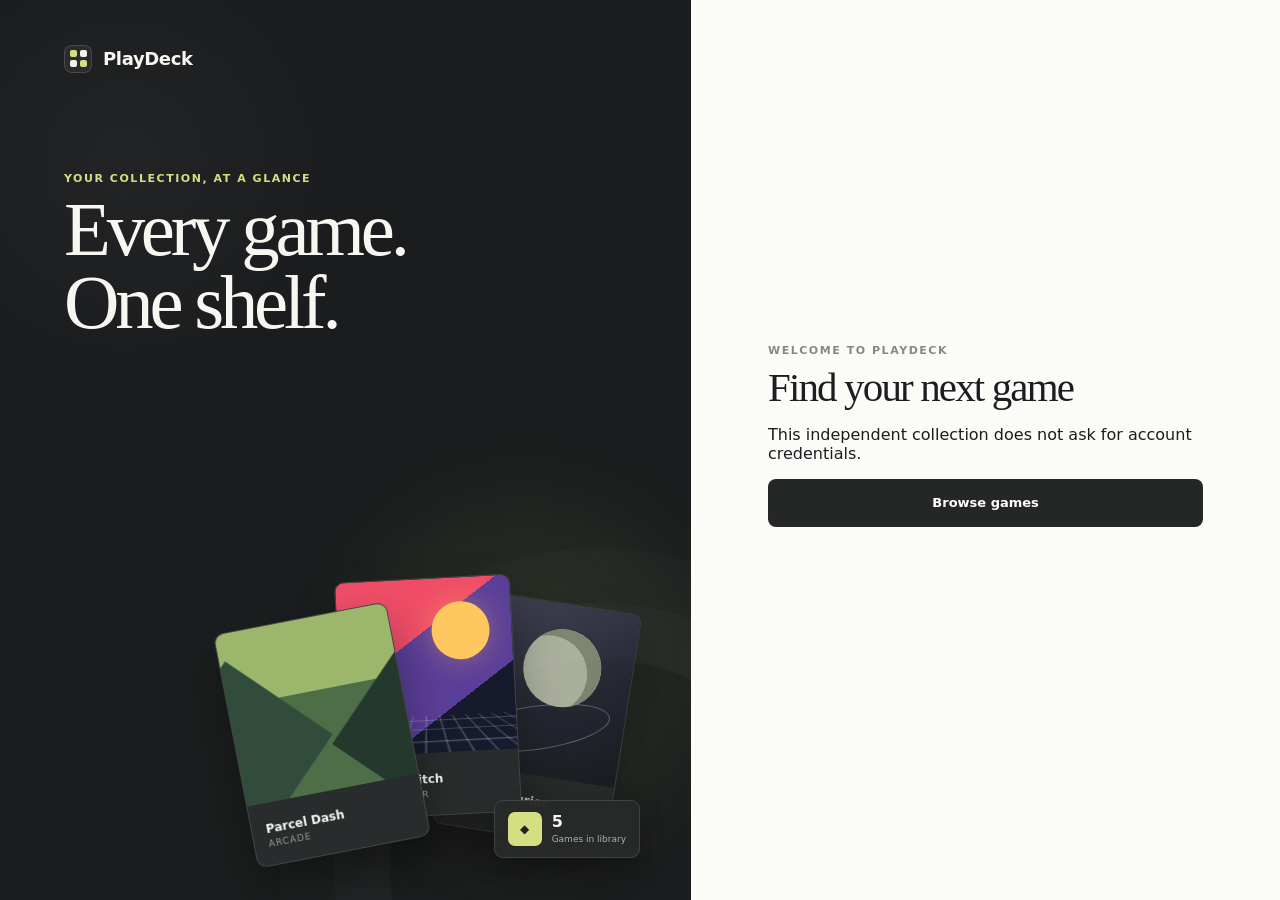
<file: index.html>
<!doctype html>
<html lang="en">
  <head>
    <meta charset="UTF-8" />
    <meta name="viewport" content="width=device-width, initial-scale=1.0" />
    <meta name="theme-color" content="#17191d" />
    <meta name="description" content="Browse PlayDeck's original browser game collection." />
    <title>PlayDeck | Game collection</title>
    <link rel="stylesheet" href="styles.css" />
  </head>
  <body>
    <main class="app-layout">
      <section class="collection-panel" aria-label="Featured collection">
        <header class="brand">
          <span class="brand-mark" aria-hidden="true">
            <span></span><span></span><span></span><span></span>
          </span>
          <span>PlayDeck</span>
        </header>

        <div class="collection-copy">
          <p class="eyebrow">Your collection, at a glance</p>
          <h1>Every game.<br />One shelf.</h1>
        </div>

        <div class="game-stage" aria-hidden="true">
          <div class="game-card game-card-back">
            <div class="card-art art-lunar">
              <span class="orbit"></span>
              <span class="moon"></span>
            </div>
            <div class="card-info"><strong>Alpine Courier</strong><span>Delivery</span></div>
          </div>
          <div class="game-card game-card-main">
            <div class="card-art art-neon">
              <span class="sun"></span>
              <span class="grid-lines"></span>
            </div>
            <div class="card-info"><strong>Pocket Pitch</strong><span>Car soccer</span></div>
          </div>
          <div class="game-card game-card-front">
            <div class="card-art art-forest">
              <span class="mountain mountain-one"></span>
              <span class="mountain mountain-two"></span>
            </div>
            <div class="card-info"><strong>Parcel Dash</strong><span>Arcade</span></div>
          </div>

          <div class="stats-card">
            <span class="stats-icon" aria-hidden="true">◆</span>
            <div><strong>5</strong><small>Games in library</small></div>
          </div>
        </div>
      </section>

      <section class="form-panel" aria-label="PlayDeck game collection">
        <div class="form-wrap">
          <a class="mobile-brand" href="./" aria-label="PlayDeck home">
            <span class="brand-mark" aria-hidden="true">
              <span></span><span></span><span></span><span></span>
            </span>
            <span>PlayDeck</span>
          </a>

          <div class="form-heading" id="welcome-panel">
            <p class="eyebrow">Welcome to PlayDeck</p>
            <h2>Find your next game</h2>
            <p>This independent collection does not ask for account credentials.</p>
            <button class="submit-button" id="continue-button" type="button">Browse games</button>
          </div>

          <section class="collection-view" id="collection-view" aria-labelledby="collection-title" hidden>
            <header class="collection-header">
              <div>
                <p class="eyebrow">Your library</p>
                <h2 id="collection-title">My games</h2>
              </div>
              <nav class="dashboard-nav" aria-label="PlayDeck navigation">
                <details class="nav-dropdown">
                  <summary>Games</summary>
                  <div class="nav-dropdown-panel">
                    <button type="button" data-launch-game="Parcel Dash">Parcel Dash <span>Lane hopper</span></button>
                    <button type="button" data-launch-game="Pocket Pitch">Pocket Pitch <span>Car soccer</span></button>
                    <button type="button" data-launch-game="Alpine Courier">Alpine Courier <span>Snow delivery</span></button>
                    <button type="button" data-launch-game="Impact Lab">Impact Lab <span>Crash simulator</span></button>
                    <a href="https://snowrider3d.com/" target="_blank" rel="noopener noreferrer">
                      Snow Rider 3D <span>External site ↗</span>
                    </a>
                  </div>
                </details>
                <a class="official-link" href="https://www.blooket.com/" target="_blank" rel="noopener noreferrer">
                  Official Blooket <span aria-hidden="true">↗</span><span class="visually-hidden"> (opens in a new tab)</span>
                </a>
                <details class="nav-dropdown account-dropdown">
                  <summary><span class="avatar-mark" aria-hidden="true">PD</span> Account</summary>
                  <div class="account-panel">
                    <strong>Guest profile</strong>
                    <p>PlayDeck does not collect account credentials.</p>
                  </div>
                </details>
              </nav>
            </header>

            <div class="collection-tools">
              <label class="search-box">
                <svg viewBox="0 0 24 24" aria-hidden="true">
                  <circle cx="10.5" cy="10.5" r="6.5"></circle>
                  <path d="m15.5 15.5 5 5"></path>
                </svg>
                <input id="game-search" type="search" placeholder="Search games" />
              </label>
              <button class="filter-button" id="filter-button" type="button" aria-pressed="false">
                <span aria-hidden="true">≡</span> Filter
              </button>
            </div>

            <div class="filter-row" id="filter-row" hidden>
              <button type="button" class="filter-chip active" data-status="all">All</button>
              <button type="button" class="filter-chip" data-status="playing">Playing</button>
            </div>

            <p class="results-count" id="results-count">5 games</p>
            <div class="game-library" id="game-library">
              <button class="library-game" type="button" data-status="playing" data-name="Parcel Dash" data-url="games/parcel-dash/index.html">
                <span class="cover cover-parcel"><span>PD</span></span>
                <span class="library-game-info"><strong>Parcel Dash</strong><span>Lane hopper</span></span>
                <span class="status-badge playing">Play</span>
              </button>
              <button class="library-game" type="button" data-status="playing" data-name="Pocket Pitch" data-url="games/pocket-pitch/index.html">
                <span class="cover cover-pitch"><span>PP</span></span>
                <span class="library-game-info"><strong>Pocket Pitch</strong><span>Car soccer</span></span>
                <span class="status-badge playing">Play</span>
              </button>
              <button class="library-game" type="button" data-status="playing" data-name="Alpine Courier" data-url="games/alpine-courier/index.html">
                <span class="cover cover-courier"><span>AC</span></span>
                <span class="library-game-info"><strong>Alpine Courier</strong><span>Snow delivery</span></span>
                <span class="status-badge playing">Play</span>
              </button>
              <button class="library-game" type="button" data-status="playing" data-name="Impact Lab" data-url="games/impact-lab/index.html">
                <span class="cover cover-crashsim"><span>IL</span></span>
                <span class="library-game-info"><strong>Impact Lab</strong><span>3D crash simulator</span></span>
                <span class="status-badge playing">Play</span>
              </button>
              <a class="library-game" href="https://snowrider3d.com/" target="_blank" rel="noopener noreferrer" data-status="playing" data-name="Snow Rider 3D" aria-label="Open Snow Rider 3D website in a new tab">
                <span class="cover cover-snowrider"><span>SR</span></span>
                <span class="library-game-info"><strong>Snow Rider 3D</strong><span>External site</span></span>
                <span class="status-badge playing">Open ↗</span>
              </a>
            </div>
            <p class="no-results" id="no-results" hidden>No games found.</p>
          </section>
        </div>
      </section>
    </main>

    <div class="game-modal" id="game-modal" role="dialog" aria-modal="true" aria-labelledby="game-modal-title" hidden>
      <div class="game-modal-bar">
        <div>
          <p class="eyebrow">Now playing</p>
          <h2 id="game-modal-title">Game</h2>
        </div>
        <div class="game-modal-actions">
          <button class="game-modal-close" id="game-modal-close" type="button" aria-label="Close game">Close</button>
        </div>
      </div>
      <iframe id="game-frame" title="Game" allow="fullscreen; pointer-lock; autoplay; gamepad; clipboard-read; clipboard-write" allowfullscreen></iframe>
      <p class="game-loading" id="game-loading">Loading game…</p>
    </div>

    <script>
      const welcomePanel = document.querySelector("#welcome-panel");
      const continueButton = document.querySelector("#continue-button");
      const collectionView = document.querySelector("#collection-view");
      const gameSearch = document.querySelector("#game-search");
      const filterButton = document.querySelector("#filter-button");
      const filterRow = document.querySelector("#filter-row");
      const resultsCount = document.querySelector("#results-count");
      const noResults = document.querySelector("#no-results");
      const gameModal = document.querySelector("#game-modal");
      const gameModalTitle = document.querySelector("#game-modal-title");
      const gameModalClose = document.querySelector("#game-modal-close");
      const gameFrame = document.querySelector("#game-frame");
      const gameLoading = document.querySelector("#game-loading");
      let activeStatus = "all";
      let returnFocusTarget = null;

      continueButton.addEventListener("click", () => {
        welcomePanel.hidden = true;
        collectionView.hidden = false;
        window.location.hash = "collection";
      });

      document.querySelectorAll(".nav-dropdown").forEach((menu) => {
        const summary = menu.querySelector("summary");
        menu.addEventListener("pointerenter", (event) => {
          if (event.pointerType === "mouse") menu.open = true;
        });
        menu.addEventListener("pointerleave", () => {
          if (!menu.contains(document.activeElement)) menu.open = false;
        });
        summary.addEventListener("click", (event) => {
          if (event.detail === 0 && menu.open) event.preventDefault();
        });
        menu.addEventListener("focusin", () => { menu.open = true; });
        menu.addEventListener("focusout", () => {
          window.requestAnimationFrame(() => {
            if (!menu.matches(":hover") && !menu.contains(document.activeElement)) menu.open = false;
          });
        });
        menu.addEventListener("keydown", (event) => {
          if (event.key === "Escape" && menu.open) {
            event.preventDefault();
            summary.focus();
            menu.open = false;
          }
        });
      });

      const updateGameFilters = () => {
        const query = gameSearch.value.trim().toLowerCase();
        let visibleCount = 0;

        document.querySelectorAll(".library-game").forEach((game) => {
          const matchesStatus = activeStatus === "all" || game.dataset.status === activeStatus;
          const matchesSearch = game.dataset.name.toLowerCase().includes(query);
          const visible = matchesStatus && matchesSearch;
          game.hidden = !visible;
          if (visible) visibleCount += 1;
        });

        resultsCount.textContent = `${visibleCount} ${visibleCount === 1 ? "game" : "games"}`;
        noResults.hidden = visibleCount !== 0;
      };

      gameSearch.addEventListener("input", updateGameFilters);

      filterButton.addEventListener("click", () => {
        filterRow.hidden = !filterRow.hidden;
        filterButton.setAttribute("aria-pressed", String(!filterRow.hidden));
      });

      document.querySelectorAll(".filter-chip").forEach((chip) => {
        chip.addEventListener("click", () => {
          activeStatus = chip.dataset.status;
          document.querySelectorAll(".filter-chip").forEach((item) => item.classList.remove("active"));
          chip.classList.add("active");
          updateGameFilters();
        });
      });

      const closeGame = () => {
        gameModal.hidden = true;
        gameFrame.src = "about:blank";
        document.body.classList.remove("game-open");
        window.history.replaceState(null, "", window.location.pathname);
        returnFocusTarget?.focus();
      };

      const openGame = (game, returnFocus = game) => {
        const gameName = game.dataset.name;
        returnFocusTarget = returnFocus;
        gameModalTitle.textContent = gameName;
        gameModal.hidden = false;
        document.body.classList.add("game-open");
        gameFrame.hidden = false;
        gameLoading.hidden = false;
        gameLoading.textContent = "Loading game…";
        gameFrame.src = game.dataset.url;
        window.history.replaceState(null, "", `#play/${encodeURIComponent(gameName.toLowerCase().replace(/[^a-z0-9]+/g, "-"))}`);
        gameModalClose.focus();
      };

      document.querySelectorAll(".library-game").forEach((game) => {
        game.addEventListener("click", () => openGame(game));
      });

      document.querySelectorAll("[data-launch-game]").forEach((button) => {
        button.addEventListener("click", () => {
          const game = Array.from(document.querySelectorAll(".library-game"))
            .find((item) => item.dataset.name === button.dataset.launchGame);
          if (!game) {
            console.error(`PlayDeck menu refers to unavailable game "${button.dataset.launchGame}".`);
            return;
          }
          openGame(game, button);
        });
      });

      gameFrame.addEventListener("load", () => {
        gameLoading.hidden = true;
      });

      gameModalClose.addEventListener("click", closeGame);
      document.addEventListener("keydown", (event) => {
        if (event.key === "Escape" && !gameModal.hidden) closeGame();
      });

    </script>
  </body>
</html>
</file>
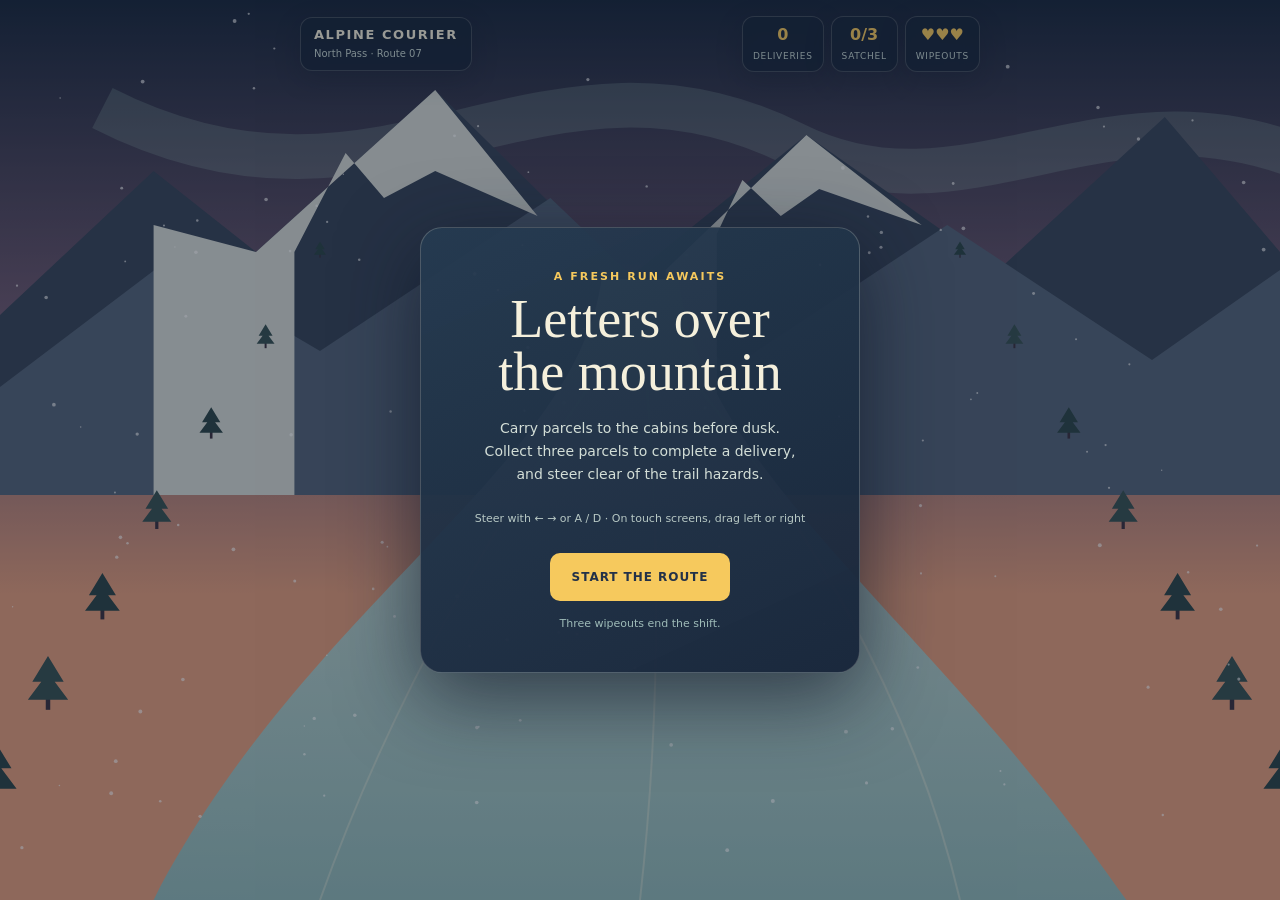
<file: .game-mirror/alpine-courier/index.html>
<!doctype html>
<html lang="en">
  <head>
    <meta charset="utf-8" />
    <meta name="viewport" content="width=device-width, initial-scale=1, viewport-fit=cover" />
    <meta name="theme-color" content="#17253a" />
    <title>Alpine Courier</title>
    <style>
      :root {
        color-scheme: dark;
        font-family: Inter, ui-sans-serif, system-ui, -apple-system, BlinkMacSystemFont, "Segoe UI", sans-serif;
        color: #f5f0dc;
        background: #17253a;
      }

      * { box-sizing: border-box; }

      html, body { width: 100%; height: 100%; margin: 0; overflow: hidden; }
      body { min-height: 100%; }

      canvas {
        display: block;
        width: 100%;
        height: 100%;
        touch-action: none;
      }

      .hud {
        position: fixed;
        z-index: 1;
        top: max(16px, env(safe-area-inset-top));
        left: 50%;
        display: flex;
        width: min(680px, calc(100% - 28px));
        align-items: center;
        justify-content: space-between;
        gap: 10px;
        transform: translateX(-50%);
        pointer-events: none;
      }

      .brand, .stat {
        border: 1px solid #f5f0dc30;
        border-radius: 12px;
        background: #17253ad9;
        box-shadow: 0 8px 26px #0e17263b;
        backdrop-filter: blur(8px);
      }

      .brand { padding: 9px 13px; }
      .brand strong { display: block; font-size: 13px; letter-spacing: .12em; text-transform: uppercase; }
      .brand span { color: #c7d7d2; font-size: 10px; }
      .stats { display: flex; gap: 7px; }
      .stat { min-width: 62px; padding: 8px 10px; text-align: center; }
      .stat strong { display: block; color: #f6c95d; font-size: 16px; }
      .stat span { color: #c7d7d2; font-size: 9px; letter-spacing: .08em; text-transform: uppercase; }

      .panel {
        position: fixed;
        z-index: 2;
        inset: 0;
        display: grid;
        place-items: center;
        padding: 24px;
        background: #111b2b66;
        text-align: center;
      }

      .panel[hidden] { display: none; }

      .card {
        width: min(440px, 100%);
        padding: clamp(24px, 6vw, 42px);
        border: 1px solid #f5f0dc35;
        border-radius: 22px;
        background: linear-gradient(155deg, #263b51f2, #17253af5);
        box-shadow: 0 24px 80px #0c1425a6;
      }

      .eyebrow { margin: 0 0 10px; color: #f6c95d; font-size: 11px; font-weight: 800; letter-spacing: .19em; text-transform: uppercase; }
      h1 { margin: 0; font-family: Georgia, "Times New Roman", serif; font-size: clamp(34px, 8vw, 54px); font-weight: 500; line-height: .98; }
      .copy { max-width: 330px; margin: 18px auto 24px; color: #d3ded7; font-size: 14px; line-height: 1.65; }
      .controls { margin: 0 0 24px; color: #b7c8c4; font-size: 11px; line-height: 1.7; }

      button {
        min-height: 48px;
        padding: 0 22px;
        border: 0;
        border-radius: 10px;
        color: #233148;
        background: #f6c95d;
        font: inherit;
        font-size: 12px;
        font-weight: 900;
        letter-spacing: .08em;
        text-transform: uppercase;
        cursor: pointer;
      }

      button:hover { background: #ffda7c; }
      button:focus-visible { outline: 3px solid #fff; outline-offset: 3px; }
      .best { margin: 16px 0 0; color: #9ebbb8; font-size: 11px; }

      @media (max-width: 440px) {
        .hud { width: calc(100% - 20px); }
        .brand { padding: 8px 9px; }
        .brand strong { font-size: 10px; }
        .stat { min-width: 53px; padding: 7px 6px; }
      }
    </style>
  </head>
  <body>
    <canvas id="game" aria-label="Alpine Courier game"></canvas>
    <header class="hud" aria-label="Run status">
      <div class="brand"><strong>Alpine Courier</strong><span>North Pass · Route 07</span></div>
      <div class="stats">
        <div class="stat"><strong id="deliveries">0</strong><span>Deliveries</span></div>
        <div class="stat"><strong id="parcels">0/3</strong><span>Satchel</span></div>
        <div class="stat"><strong id="lives">♥♥♥</strong><span>Wipeouts</span></div>
      </div>
    </header>

    <section class="panel" id="panel" aria-labelledby="panel-title">
      <div class="card">
        <p class="eyebrow" id="eyebrow">A fresh run awaits</p>
        <h1 id="panel-title">Letters over<br />the mountain</h1>
        <p class="copy" id="panel-copy">Carry parcels to the cabins before dusk. Collect three parcels to complete a delivery, and steer clear of the trail hazards.</p>
        <p class="controls">Steer with ← → or A / D · On touch screens, drag left or right</p>
        <button id="start" type="button">Start the route</button>
        <p class="best" id="result">Three wipeouts end the shift.</p>
      </div>
    </section>

    <script>
      const canvas = document.querySelector("#game");
      const context = canvas.getContext("2d");
      const panel = document.querySelector("#panel");
      const panelTitle = document.querySelector("#panel-title");
      const panelCopy = document.querySelector("#panel-copy");
      const eyebrow = document.querySelector("#eyebrow");
      const startButton = document.querySelector("#start");
      const result = document.querySelector("#result");
      const deliveryLabel = document.querySelector("#deliveries");
      const parcelLabel = document.querySelector("#parcels");
      const livesLabel = document.querySelector("#lives");

      const state = {
        active: false,
        playerX: 0,
        targetX: 0,
        parcels: 0,
        deliveries: 0,
        lives: 3,
        distance: 0,
        speed: 0.26,
        spawnIn: 0,
        objects: [],
        flakes: [],
        lastTime: 0,
        banner: "",
        bannerTime: 0
      };

      let width = 0;
      let height = 0;
      let pixelRatio = 1;
      let pointerDown = false;

      const random = (min, max) => min + Math.random() * (max - min);
      const clamp = (value, min, max) => Math.max(min, Math.min(max, value));

      function resize() {
        const bounds = canvas.getBoundingClientRect();
        width = bounds.width;
        height = bounds.height;
        pixelRatio = Math.min(window.devicePixelRatio || 1, 2);
        canvas.width = Math.round(width * pixelRatio);
        canvas.height = Math.round(height * pixelRatio);
        context.setTransform(pixelRatio, 0, 0, pixelRatio, 0, 0);
        state.flakes = Array.from({ length: Math.floor(width * height / 8500) }, () => ({
          x: Math.random() * width,
          y: Math.random() * height,
          r: random(0.7, 2),
          drift: random(-7, 7)
        }));
      }

      function drawMountain(points, color) {
        context.beginPath();
        context.moveTo(points[0][0] * width, height * 0.55);
        for (const [x, y] of points) context.lineTo(x * width, y * height);
        context.lineTo(points[points.length - 1][0] * width, height * 0.55);
        context.closePath();
        context.fillStyle = color;
        context.fill();
      }

      function drawPine(x, y, scale, color) {
        context.save();
        context.translate(x, y);
        context.scale(scale, scale);
        context.fillStyle = "#392f3d";
        context.fillRect(-2, 0, 4, 17);
        context.fillStyle = color;
        context.beginPath();
        context.moveTo(0, -31);
        context.lineTo(-14, -8);
        context.lineTo(-6, -8);
        context.lineTo(-18, 8);
        context.lineTo(18, 8);
        context.lineTo(6, -8);
        context.lineTo(14, -8);
        context.closePath();
        context.fill();
        context.restore();
      }

      function drawBackground(dt) {
        const sky = context.createLinearGradient(0, 0, 0, height * 0.66);
        sky.addColorStop(0, "#17253a");
        sky.addColorStop(0.56, "#725a72");
        sky.addColorStop(1, "#e29c7b");
        context.fillStyle = sky;
        context.fillRect(0, 0, width, height);

        context.save();
        context.globalAlpha = 0.18;
        context.strokeStyle = "#b4e4d1";
        context.lineWidth = Math.max(12, width * 0.035);
        context.beginPath();
        context.moveTo(width * 0.08, height * 0.12);
        context.bezierCurveTo(width * 0.3, height * 0.28, width * 0.42, height * 0.02, width * 0.62, height * 0.16);
        context.bezierCurveTo(width * 0.76, height * 0.26, width * 0.87, height * 0.07, width * 1.04, height * 0.19);
        context.stroke();
        context.restore();

        drawMountain([[0, .35], [.12, .19], [.2, .28], [.34, .1], [.49, .31], [.63, .15], [.78, .3], [.91, .13], [1, .28]], "#354256");
        drawMountain([[0, .43], [.13, .29], [.25, .39], [.43, .22], [.57, .41], [.74, .25], [.9, .4], [1, .3]], "#526277");
        drawMountain([[.12, .25], [.2, .28], [.34, .1], [.42, .24], [.34, .19], [.3, .22], [.27, .17], [.23, .28]], "#d5d9d4");
        drawMountain([[.52, .3], [.63, .15], [.72, .25], [.64, .21], [.61, .24], [.58, .2], [.56, .26]], "#d5d9d4");

        const trail = context.createLinearGradient(0, height * 0.3, 0, height);
        trail.addColorStop(0, "#dce8df");
        trail.addColorStop(1, "#91b9b8");
        context.fillStyle = trail;
        context.beginPath();
        context.moveTo(width * 0.47, height * 0.31);
        context.bezierCurveTo(width * 0.45, height * 0.52, width * 0.24, height * 0.67, width * 0.12, height);
        context.lineTo(width * 0.88, height);
        context.bezierCurveTo(width * 0.73, height * 0.69, width * 0.55, height * 0.53, width * 0.53, height * 0.31);
        context.closePath();
        context.fill();

        context.strokeStyle = "#f4f0dc55";
        context.lineWidth = 2;
        for (let i = 0; i < 3; i += 1) {
          const x = width * (0.33 + i * 0.17) + Math.sin(state.distance * 1.7 + i) * width * 0.03;
          context.beginPath();
          context.moveTo(width * 0.5, height * 0.35);
          context.quadraticCurveTo(x, height * 0.68, width * (0.25 + i * 0.25), height);
          context.stroke();
        }

        const treeSpeed = state.active ? dt * (80 + state.speed * 130) : dt * 13;
        for (const side of [-1, 1]) {
          for (let i = 0; i < 8; i += 1) {
            const phase = ((i / 8 + state.distance * 0.09) % 1);
            const y = height * (0.28 + phase * 0.78);
            const scale = 0.34 + phase * 1.25;
            const x = width * (0.5 + side * (0.25 + phase * 0.34));
            drawPine(x, y, scale, i % 2 ? "#354f50" : "#294345");
          }
        }

        context.fillStyle = "#ffffff9c";
        for (const flake of state.flakes) {
          context.beginPath();
          context.arc(flake.x, flake.y, flake.r, 0, Math.PI * 2);
          context.fill();
          flake.y += treeSpeed * (0.08 + flake.r * 0.025);
          flake.x += flake.drift * dt;
          if (flake.y > height) flake.y = -4;
          if (flake.x < 0) flake.x = width;
          if (flake.x > width) flake.x = 0;
        }
      }

      function trailPoint(x, progress) {
        const y = height * (0.34 + progress * 0.62);
        const center = width * (0.5 + Math.sin(state.distance * 0.9 + progress * 2.2) * progress * 0.12);
        const halfWidth = width * (0.035 + progress * 0.36);
        return { x: center + x * halfWidth, y, scale: 0.24 + progress * 1.1 };
      }

      function drawParcel(point) {
        const size = 14 * point.scale;
        context.save();
        context.translate(point.x, point.y);
        context.rotate(Math.sin(state.distance * 4 + point.y) * 0.08);
        context.fillStyle = "#b65f47";
        context.fillRect(-size * 0.55, -size * 0.48, size * 1.1, size * 0.96);
        context.fillStyle = "#f6c95d";
        context.fillRect(-size * 0.09, -size * 0.48, size * 0.18, size * 0.96);
        context.fillRect(-size * 0.55, -size * 0.08, size * 1.1, size * 0.16);
        context.restore();
      }

      function drawHazard(point, type) {
        context.save();
        context.translate(point.x, point.y);
        context.scale(point.scale, point.scale);
        if (type === "pine") {
          context.fillStyle = "#294345";
          context.beginPath();
          context.moveTo(0, -22);
          context.lineTo(-15, 7);
          context.lineTo(15, 7);
          context.closePath();
          context.fill();
          context.fillStyle = "#f5f0dc";
          context.beginPath();
          context.moveTo(0, -22);
          context.lineTo(-7, -8);
          context.lineTo(1, -11);
          context.lineTo(5, -4);
          context.closePath();
          context.fill();
        } else {
          context.fillStyle = "#7c6971";
          context.beginPath();
          context.ellipse(0, 0, 15, 10, -0.12, 0, Math.PI * 2);
          context.fill();
          context.fillStyle = "#c8d3cd";
          context.beginPath();
          context.ellipse(-3, -4, 7, 3, -0.2, 0, Math.PI * 2);
          context.fill();
        }
        context.restore();
      }

      function drawSled() {
        const point = trailPoint(state.playerX, 0.94);
        const bob = Math.sin(state.distance * 12) * 2;
        context.save();
        context.translate(point.x, point.y + bob);
        context.rotate(clamp((state.targetX - state.playerX) * -0.24, -0.22, 0.22));

        context.strokeStyle = "#7b433e";
        context.lineWidth = 4;
        context.lineCap = "round";
        context.beginPath();
        context.moveTo(-20, 12);
        context.quadraticCurveTo(0, 24, 20, 12);
        context.stroke();
        context.fillStyle = "#db7956";
        context.beginPath();
        context.moveTo(-16, -12);
        context.quadraticCurveTo(0, -20, 16, -12);
        context.lineTo(11, 12);
        context.quadraticCurveTo(0, 17, -11, 12);
        context.closePath();
        context.fill();
        context.fillStyle = "#f6c95d";
        context.fillRect(-11, -7, 22, 4);
        context.fillStyle = "#29364b";
        context.beginPath();
        context.arc(0, -21, 8, 0, Math.PI * 2);
        context.fill();
        context.fillStyle = "#d9a176";
        context.beginPath();
        context.arc(0, -21, 5, 0, Math.PI * 2);
        context.fill();
        context.fillStyle = "#f6c95d";
        context.beginPath();
        context.arc(1, -27, 8, Math.PI, Math.PI * 2);
        context.fill();
        context.restore();
      }

      function drawObjects() {
        for (const object of state.objects) {
          const point = trailPoint(object.x, object.y);
          if (object.type === "parcel") drawParcel(point);
          else drawHazard(point, object.type);
        }
      }

      function spawnObject() {
        const parcelChance = 0.43;
        state.objects.push({
          x: random(-0.82, 0.82),
          y: -0.08,
          type: Math.random() < parcelChance ? "parcel" : (Math.random() < 0.55 ? "pine" : "rock")
        });
        state.spawnIn = random(0.66, 1.02) / (1 + state.deliveries * 0.045);
      }

      function update(dt) {
        if (!state.active) return;
        state.distance += dt * state.speed;
        state.speed = Math.min(0.52, state.speed + dt * 0.0025);
        state.playerX += (state.targetX - state.playerX) * Math.min(1, dt * 8);
        state.spawnIn -= dt;
        if (state.spawnIn <= 0) spawnObject();
        if (state.bannerTime > 0) state.bannerTime -= dt;

        for (const object of state.objects) {
          object.y += dt * state.speed;
          if (!object.hit && object.y > 0.82 && object.y < 0.99 && Math.abs(object.x - state.playerX) < 0.17) {
            object.hit = true;
            if (object.type === "parcel") {
              state.parcels += 1;
              if (state.parcels === 3) {
                state.parcels = 0;
                state.deliveries += 1;
                state.banner = "Delivery made!";
                state.bannerTime = 1.8;
              }
            } else {
              state.lives -= 1;
              state.banner = "Watch the trail!";
              state.bannerTime = 1;
              if (state.lives <= 0) finishRun();
            }
            updateHud();
          }
        }
        state.objects = state.objects.filter((object) => object.y < 1.12 && !object.hit);
      }

      function updateHud() {
        deliveryLabel.textContent = String(state.deliveries);
        parcelLabel.textContent = `${state.parcels}/3`;
        livesLabel.textContent = `${"♥".repeat(state.lives)}${"·".repeat(3 - state.lives)}`;
      }

      function finishRun() {
        state.active = false;
        panel.hidden = false;
        eyebrow.textContent = "Shift complete";
        panelTitle.innerHTML = "The pass is<br />quiet again";
        panelCopy.textContent = `You delivered ${state.deliveries} ${state.deliveries === 1 ? "parcel" : "parcels"} and collected ${state.parcels} parcel${state.parcels === 1 ? "" : "s"} for the next run.`;
        startButton.textContent = "Ride again";
        result.textContent = "The village is counting on you.";
      }

      function startRun() {
        state.active = true;
        state.playerX = 0;
        state.targetX = 0;
        state.parcels = 0;
        state.deliveries = 0;
        state.lives = 3;
        state.distance = 0;
        state.speed = 0.26;
        state.spawnIn = 0.7;
        state.objects = [];
        state.banner = "";
        state.bannerTime = 0;
        updateHud();
        panel.hidden = true;
      }

      function draw() {
        const now = performance.now();
        const dt = Math.min((now - (state.lastTime || now)) / 1000, 0.04);
        state.lastTime = now;
        update(dt);
        drawBackground(dt);
        drawObjects();
        if (state.active) {
          drawSled();
          if (state.bannerTime > 0) {
            context.save();
            context.globalAlpha = Math.min(1, state.bannerTime * 2);
            context.textAlign = "center";
            context.font = "800 14px system-ui, sans-serif";
            context.fillStyle = "#26344a";
            context.fillText(state.banner, width / 2, height * 0.38);
            context.restore();
          }
        }
        requestAnimationFrame(draw);
      }

      function steerFromPointer(event) {
        const bounds = canvas.getBoundingClientRect();
        state.targetX = clamp(((event.clientX - bounds.left) / bounds.width - 0.5) * 2.15, -0.92, 0.92);
      }

      window.addEventListener("keydown", (event) => {
        const keys = ["ArrowLeft", "ArrowRight", "a", "A", "d", "D"];
        if (!keys.includes(event.key)) return;
        event.preventDefault();
        if (event.key === "ArrowLeft" || event.key.toLowerCase() === "a") state.targetX = clamp(state.targetX - 0.28, -0.92, 0.92);
        if (event.key === "ArrowRight" || event.key.toLowerCase() === "d") state.targetX = clamp(state.targetX + 0.28, -0.92, 0.92);
      });

      canvas.addEventListener("pointerdown", (event) => {
        pointerDown = true;
        canvas.setPointerCapture(event.pointerId);
        steerFromPointer(event);
      });
      canvas.addEventListener("pointermove", (event) => {
        if (pointerDown) steerFromPointer(event);
      });
      canvas.addEventListener("pointerup", () => { pointerDown = false; });
      canvas.addEventListener("pointercancel", () => { pointerDown = false; });
      startButton.addEventListener("click", startRun);
      window.addEventListener("resize", resize);

      resize();
      updateHud();
      requestAnimationFrame(draw);
    </script>
  </body>
</html>
</file>
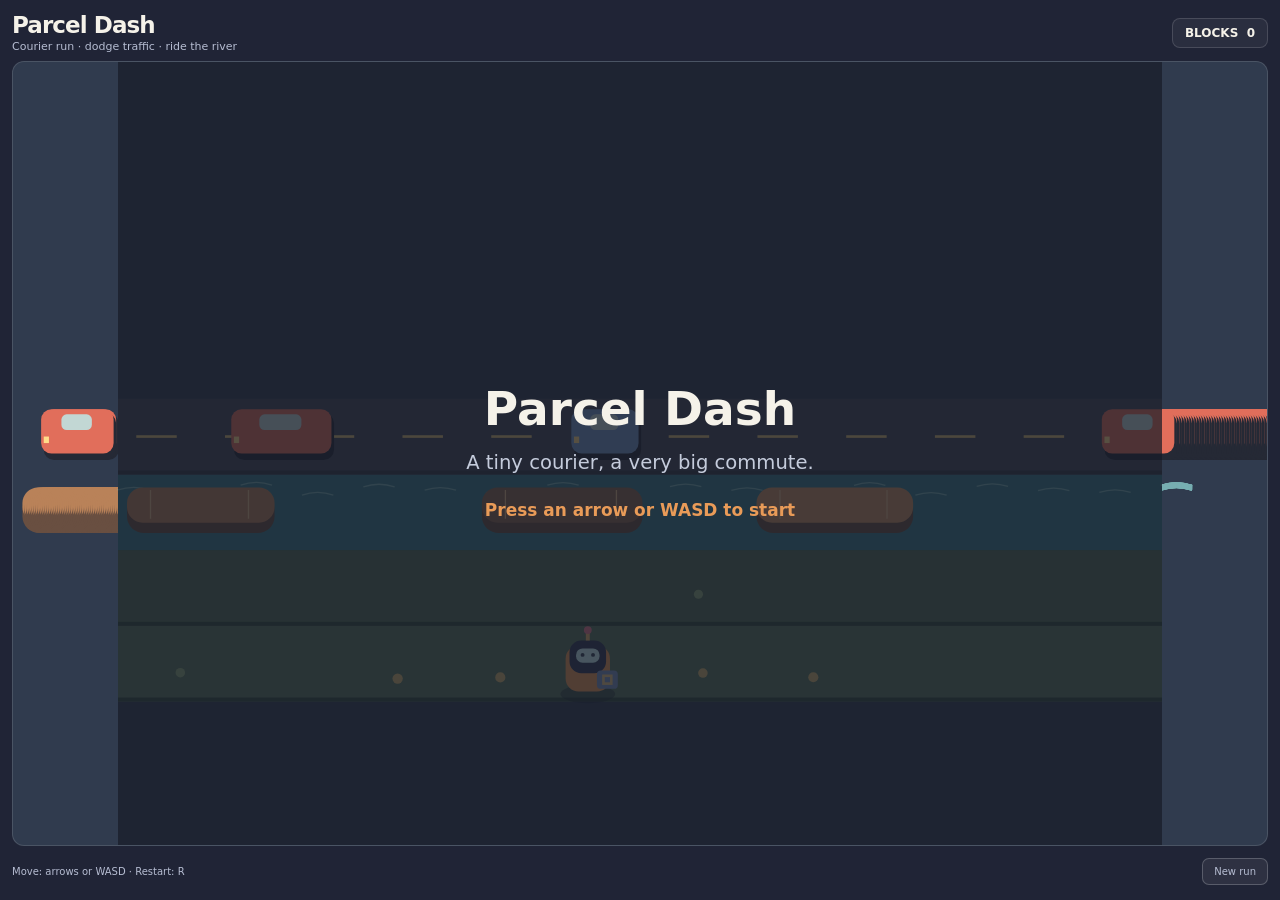
<file: games/parcel-dash/index.html>
<!doctype html>
<html lang="en">
  <head>
    <meta charset="utf-8" />
    <meta name="viewport" content="width=device-width, initial-scale=1, maximum-scale=1, user-scalable=no" />
    <meta name="theme-color" content="#252a3b" />
    <title>Parcel Dash</title>
    <style>
      * { box-sizing: border-box; }
      html, body { width: 100%; height: 100%; margin: 0; overflow: hidden; background: #202436; color: #f5f2e9; font-family: system-ui, sans-serif; }
      main { display: grid; width: 100%; height: 100%; grid-template-rows: auto minmax(0, 1fr) auto; gap: 8px; padding: 12px; }
      header, footer { display: flex; align-items: center; justify-content: space-between; gap: 12px; }
      h1 { margin: 0; font-size: clamp(17px, 3vw, 23px); letter-spacing: -.04em; }
      header p { margin: 2px 0 0; color: #b6bdd2; font-size: 11px; }
      #score { padding: 7px 12px; border: 1px solid #ffffff24; border-radius: 8px; background: #ffffff0c; font-size: 12px; font-weight: 800; white-space: nowrap; }
      .stage { position: relative; min-height: 0; overflow: hidden; border: 1px solid #ffffff20; border-radius: 12px; background: #303b4e; }
      canvas { display: block; width: 100%; height: 100%; touch-action: none; }
      footer { min-height: 34px; color: #b6bdd2; font-size: 10px; }
      button { color: inherit; font: inherit; }
      #restart { padding: 7px 11px; border: 1px solid #ffffff35; border-radius: 7px; background: #ffffff10; cursor: pointer; }
      #restart:hover { background: #ffffff20; }
      .pad { display: none; gap: 7px; justify-content: center; }
      .pad button { width: 42px; height: 38px; border: 1px solid #ffffff35; border-radius: 8px; background: #ffffff14; font-size: 16px; touch-action: none; user-select: none; }
      @media (pointer: coarse) { .pad { display: flex; } footer .keys { display: none; } }
    </style>
  </head>
  <body>
    <main>
      <header>
        <div>
          <h1>Parcel Dash</h1>
          <p>Courier run · dodge traffic · ride the river</p>
        </div>
        <div id="score" aria-live="polite">BLOCKS&nbsp; 0</div>
      </header>
      <div class="stage">
        <canvas id="game" aria-label="Parcel Dash game"></canvas>
      </div>
      <footer>
        <span class="keys">Move: arrows or WASD · Restart: R</span>
        <div class="pad" aria-label="Touch controls">
          <button type="button" data-move="left" aria-label="Move left">◀</button>
          <button type="button" data-move="down" aria-label="Move back">▼</button>
          <button type="button" data-move="up" aria-label="Move forward">▲</button>
          <button type="button" data-move="right" aria-label="Move right">▶</button>
        </div>
        <button id="restart" type="button">New run</button>
      </footer>
    </main>
    <script>
      const canvas = document.querySelector("#game");
      const ctx = canvas.getContext("2d");
      const scoreLabel = document.querySelector("#score");
      const TILE_W = 80;
      const TILE_H = 58;
      const COLS = 9;
      const player = { col: 4, row: 0 };
      const lanes = new Map();
      let width = 800;
      let height = 600;
      let scale = 1;
      let highestRow = 0;
      let dead = false;
      let lastTime = 0;
      let elapsed = 0;

      function randomFor(seed) {
        const value = Math.sin(seed * 127.1 + 311.7) * 43758.5453;
        return value - Math.floor(value);
      }

      function makeLane(row) {
        if (row <= 0 || row % 5 === 0 || randomFor(row) < 0.27) {
          return { type: "park", objects: [] };
        }
        const river = randomFor(row + 10) < 0.3;
        const dir = randomFor(row + 20) < 0.5 ? 1 : -1;
        const count = river ? 3 : 3 + Math.floor(randomFor(row + 30) * 2);
        const objects = Array.from({ length: count }, (_, index) => ({
          x: (index * (COLS * TILE_W / count)) + randomFor(row * 7 + index) * 45,
          width: river ? 102 + randomFor(row + index + 40) * 38 : 45 + randomFor(row + index + 50) * 33,
          color: river ? ["#b98259", "#c99160", "#8d674e"][Math.floor(randomFor(row + index + 60) * 3)] :
            ["#e16e5b", "#e8c15e", "#7498c7", "#d9e0db"][Math.floor(randomFor(row + index + 70) * 4)]
        }));
        return { type: river ? "river" : "road", dir, speed: (river ? 46 : 72) + randomFor(row + 80) * 43, objects };
      }

      function laneAt(row) {
        if (!lanes.has(row)) lanes.set(row, makeLane(row));
        return lanes.get(row);
      }

      function resize() {
        const rect = canvas.getBoundingClientRect();
        const dpr = Math.min(window.devicePixelRatio || 1, 1.5);
        canvas.width = Math.max(1, Math.round(rect.width * dpr));
        canvas.height = Math.max(1, Math.round(rect.height * dpr));
        width = 800;
        height = 600;
        scale = Math.min(canvas.width / width, canvas.height / height);
        ctx.setTransform(scale, 0, 0, scale, (canvas.width - width * scale) / 2, (canvas.height - height * scale) / 2);
      }

      function move(direction) {
        if (dead) {
          startNewRun();
          return;
        }
        if (direction === "up") player.row += 1;
        if (direction === "down") player.row = Math.max(0, player.row - 1);
        if (direction === "left") player.col = Math.max(0, player.col - 1);
        if (direction === "right") player.col = Math.min(COLS - 1, player.col + 1);
        highestRow = Math.max(highestRow, player.row);
        scoreLabel.innerHTML = `BLOCKS&nbsp; ${highestRow}`;
        for (let row = highestRow - 2; row <= highestRow + 12; row += 1) laneAt(row);
      }

      function startNewRun() {
        player.col = 4;
        player.row = 0;
        highestRow = 0;
        dead = false;
        elapsed = 0;
        lanes.clear();
        scoreLabel.innerHTML = "BLOCKS&nbsp; 0";
      }

      function drawPark(y, row) {
        ctx.fillStyle = row % 2 ? "#526d55" : "#59765d";
        ctx.fillRect(0, y, width, TILE_H);
        for (let col = 0; col < COLS; col += 1) {
          const sparkle = randomFor(row * 19 + col * 3);
          if (sparkle > 0.68) {
            ctx.fillStyle = sparkle > 0.83 ? "#d0b570" : "#8eaa7a";
            ctx.beginPath();
            ctx.arc(col * TILE_W + 15 + sparkle * 40, y + 13 + sparkle * 28, 2 + sparkle * 2, 0, Math.PI * 2);
            ctx.fill();
          }
        }
        ctx.fillStyle = "#344d3d";
        ctx.fillRect(0, y + TILE_H - 3, width, 3);
      }

      function drawRoad(y, lane, row) {
        ctx.fillStyle = "#444958";
        ctx.fillRect(0, y, width, TILE_H);
        ctx.fillStyle = "#343946";
        ctx.fillRect(0, y + TILE_H - 3, width, 3);
        ctx.fillStyle = "#d9bd75";
        for (let x = 14; x < width; x += 68) {
          ctx.fillRect(x, y + TILE_H / 2 - 1, 31, 2);
        }
        for (const object of lane.objects) {
          const carX = ((object.x + lane.dir * lane.speed * elapsed) % (width + 120) + (width + 120)) % (width + 120) - 60;
          ctx.fillStyle = "#252935";
          ctx.beginPath();
          ctx.roundRect(carX + 2, y + 11, object.width, 36, 8);
          ctx.fill();
          ctx.fillStyle = object.color;
          ctx.beginPath();
          ctx.roundRect(carX, y + 8, object.width, 34, 8);
          ctx.fill();
          ctx.fillStyle = "#c2d7d4";
          ctx.beginPath();
          ctx.roundRect(carX + object.width * 0.28, y + 12, object.width * 0.42, 12, 4);
          ctx.fill();
          ctx.fillStyle = "#ffdc8a";
          ctx.fillRect(lane.dir > 0 ? carX + object.width - 6 : carX + 2, y + 29, 4, 5);
        }
      }

      function drawRiver(y, lane, row) {
        ctx.fillStyle = "#397c88";
        ctx.fillRect(0, y, width, TILE_H);
        ctx.strokeStyle = "#77aeb1";
        ctx.lineWidth = 1;
        for (let x = 0; x < width; x += 47) {
          const waveY = y + 12 + Math.sin(elapsed * 1.2 + x * 0.08 + row) * 4;
          ctx.beginPath();
          ctx.moveTo(x, waveY);
          ctx.quadraticCurveTo(x + 12, waveY - 4, x + 24, waveY);
          ctx.stroke();
        }
        for (const object of lane.objects) {
          const logX = ((object.x + lane.dir * lane.speed * elapsed) % (width + 170) + (width + 170)) % (width + 170) - 80;
          ctx.fillStyle = "#694f41";
          ctx.beginPath();
          ctx.roundRect(logX, y + 14, object.width, 31, 13);
          ctx.fill();
          ctx.fillStyle = object.color;
          ctx.beginPath();
          ctx.roundRect(logX, y + 10, object.width, 27, 12);
          ctx.fill();
          ctx.strokeStyle = "#e0b787";
          ctx.beginPath();
          ctx.moveTo(logX + 18, y + 12);
          ctx.lineTo(logX + 18, y + 34);
          ctx.moveTo(logX + object.width - 20, y + 12);
          ctx.lineTo(logX + object.width - 20, y + 34);
          ctx.stroke();
          ctx.strokeStyle = "#77aeb1";
        }
      }

      function objectAt(lane, worldX, type) {
        return lane.objects.some((object) => {
          const x = ((object.x + lane.dir * lane.speed * elapsed) % (width + 170) + (width + 170)) % (width + 170) - (type === "river" ? 80 : 60);
          return worldX >= x - TILE_W * 0.32 && worldX <= x + object.width + TILE_W * 0.32;
        });
      }

      function drawCourier(x, y) {
        ctx.save();
        ctx.translate(x, y + Math.sin(elapsed * 9) * 2);
        ctx.fillStyle = "#20253666";
        ctx.beginPath();
        ctx.ellipse(0, 22, 21, 7, 0, 0, Math.PI * 2);
        ctx.fill();
        ctx.fillStyle = "#e99b58";
        ctx.beginPath();
        ctx.roundRect(-17, -15, 34, 35, 10);
        ctx.fill();
        ctx.fillStyle = "#313a55";
        ctx.beginPath();
        ctx.roundRect(-14, -19, 28, 25, 9);
        ctx.fill();
        ctx.fillStyle = "#c9eff0";
        ctx.beginPath();
        ctx.roundRect(-9, -13, 18, 11, 5);
        ctx.fill();
        ctx.fillStyle = "#38465a";
        ctx.beginPath();
        ctx.arc(-4, -8, 1.5, 0, Math.PI * 2);
        ctx.arc(4, -8, 1.5, 0, Math.PI * 2);
        ctx.fill();
        ctx.strokeStyle = "#e2b16b";
        ctx.lineWidth = 3;
        ctx.beginPath();
        ctx.moveTo(0, -19);
        ctx.lineTo(0, -25);
        ctx.stroke();
        ctx.fillStyle = "#e27b8d";
        ctx.beginPath();
        ctx.arc(0, -27, 3, 0, Math.PI * 2);
        ctx.fill();
        ctx.fillStyle = "#7994c0";
        ctx.beginPath();
        ctx.roundRect(7, 4, 16, 14, 3);
        ctx.fill();
        ctx.strokeStyle = "#e4c283";
        ctx.lineWidth = 2;
        ctx.strokeRect(12, 8, 6, 6);
        ctx.restore();
      }

      function drawOverlay(title, detail, action) {
        ctx.fillStyle = "#171b28b8";
        ctx.fillRect(0, 0, width, height);
        ctx.textAlign = "center";
        ctx.fillStyle = "#f5f2e9";
        ctx.font = "700 36px system-ui, sans-serif";
        ctx.fillText(title, width / 2, height / 2 - 22);
        ctx.fillStyle = "#c5ccdc";
        ctx.font = "15px system-ui, sans-serif";
        ctx.fillText(detail, width / 2, height / 2 + 12);
        ctx.fillStyle = "#e99b58";
        ctx.font = "700 13px system-ui, sans-serif";
        ctx.fillText(action, width / 2, height / 2 + 48);
      }

      function update(dt) {
        elapsed += dt;
        const playerX = player.col * TILE_W + TILE_W / 2;
        const currentLane = laneAt(player.row);
        if (currentLane.type === "road" && objectAt(currentLane, playerX, "road")) {
          dead = true;
        }
        if (currentLane.type === "river" && !objectAt(currentLane, playerX, "river")) {
          dead = true;
        }
        if (dead) return;

        const topRow = Math.max(0, highestRow - 8);
        for (const [row, lane] of lanes) {
          if (row < topRow) continue;
          if (lane.type === "river" && row === player.row) {
            player.col += lane.dir * lane.speed * dt / TILE_W;
            if (player.col < 0 || player.col >= COLS) dead = true;
          }
        }
      }

      function draw() {
        ctx.fillStyle = "#313d50";
        ctx.fillRect(0, 0, width, height);
        const playerY = height * 0.72;
        const firstRow = Math.max(0, player.row - 9);
        const lastRow = player.row + 3;
        for (let row = firstRow; row <= lastRow; row += 1) {
          const y = playerY + (player.row - row) * TILE_H;
          const lane = laneAt(row);
          if (lane.type === "park") drawPark(y, row);
          else if (lane.type === "road") drawRoad(y, lane, row);
          else drawRiver(y, lane, row);
        }

        const playerX = Math.max(18, Math.min(width - 18, player.col * TILE_W + TILE_W / 2));
        const playerScreenY = playerY + TILE_H / 2;
        drawCourier(playerX, playerScreenY);

        if (player.row > 1) {
          ctx.fillStyle = "#f5f2e9bb";
          ctx.font = "11px system-ui, sans-serif";
          ctx.textAlign = "left";
          ctx.fillText(`BEST RUN  ${highestRow}`, 16, 24);
        }
        if (dead) {
          drawOverlay("Run over", `You crossed ${highestRow} blocks`, "Press any direction to try again");
        } else if (highestRow === 0 && elapsed < 7) {
          drawOverlay("Parcel Dash", "A tiny courier, a very big commute.", "Press an arrow or WASD to start");
        }
      }

      function frame(time) {
        const dt = Math.min((time - lastTime) / 1000 || 0, 0.04);
        lastTime = time;
        update(dt);
        draw();
        requestAnimationFrame(frame);
      }

      window.addEventListener("resize", resize);
      window.addEventListener("keydown", (event) => {
        const keys = {
          ArrowUp: "up", w: "up", W: "up",
          ArrowDown: "down", s: "down", S: "down",
          ArrowLeft: "left", a: "left", A: "left",
          ArrowRight: "right", d: "right", D: "right"
        };
        if (keys[event.key]) {
          event.preventDefault();
          move(keys[event.key]);
        } else if (event.key.toLowerCase() === "r") {
          startNewRun();
        }
      });
      document.querySelectorAll(".pad button").forEach((button) => {
        button.addEventListener("pointerdown", (event) => {
          event.preventDefault();
          move(button.dataset.move);
        });
      });
      document.querySelector("#restart").addEventListener("click", startNewRun);
      resize();
      requestAnimationFrame(frame);
    </script>
  </body>
</html>
</file>
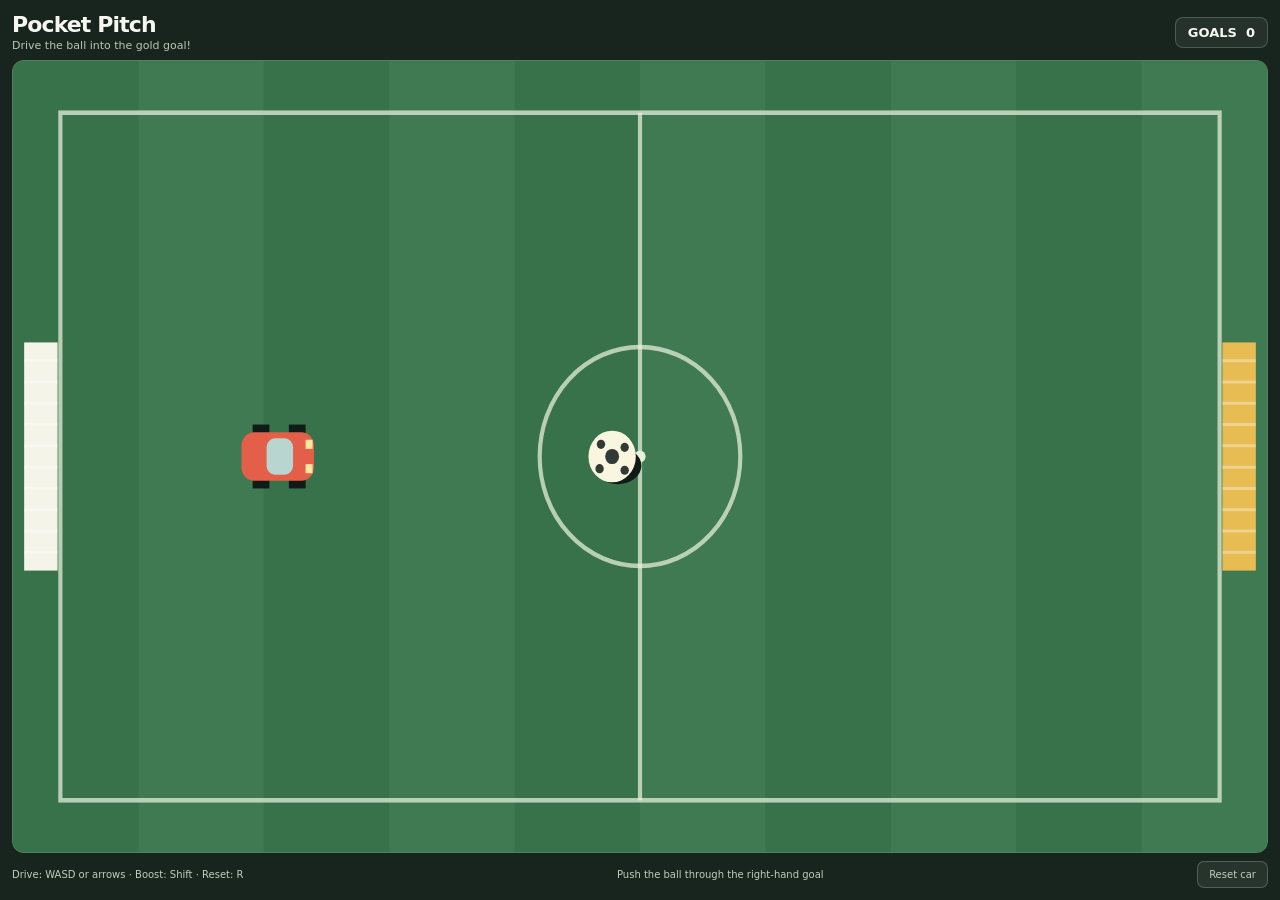
<file: games/pocket-pitch/index.html>
<!doctype html>
<html lang="en">
  <head>
    <meta charset="utf-8" />
    <meta name="viewport" content="width=device-width, initial-scale=1, maximum-scale=1, user-scalable=no" />
    <meta name="theme-color" content="#17251e" />
    <title>Pocket Pitch</title>
    <style>
      * { box-sizing: border-box; }
      html, body { width: 100%; height: 100%; margin: 0; overflow: hidden; background: #17251e; color: #f7f7f1; font-family: system-ui, sans-serif; }
      main { display: grid; width: 100%; height: 100%; grid-template-rows: auto 1fr auto; gap: 8px; padding: 12px; }
      header { display: flex; align-items: center; justify-content: space-between; gap: 12px; }
      h1 { margin: 0; font-size: clamp(16px, 3vw, 22px); letter-spacing: -.04em; }
      header p { margin: 2px 0 0; color: #b7c8b7; font-size: 11px; }
      #score { padding: 7px 12px; border: 1px solid #ffffff30; border-radius: 8px; background: #ffffff10; font-size: 13px; font-weight: 800; white-space: nowrap; }
      .field-wrap { position: relative; min-height: 0; border: 1px solid #ffffff22; border-radius: 12px; overflow: hidden; background: #376d48; }
      canvas { display: block; width: 100%; height: 100%; touch-action: none; }
      footer { display: flex; justify-content: space-between; gap: 10px; align-items: center; color: #c1ceb9; font-size: 10px; }
      button { color: inherit; font: inherit; }
      #reset { padding: 7px 11px; border: 1px solid #ffffff35; border-radius: 7px; background: #ffffff12; cursor: pointer; }
      #reset:hover { background: #ffffff22; }
      .touch-controls { display: none; gap: 8px; justify-content: center; margin-top: 2px; }
      .touch-controls button { min-width: 46px; height: 40px; border: 1px solid #ffffff35; border-radius: 8px; background: #ffffff16; font-size: 17px; touch-action: none; user-select: none; }
      @media (pointer: coarse) { .touch-controls { display: flex; } footer .help { display: none; } }
    </style>
  </head>
  <body>
    <main>
      <header>
        <div>
          <h1>Pocket Pitch</h1>
          <p>Drive the ball into the gold goal!</p>
        </div>
        <div id="score" aria-live="polite">GOALS&nbsp; 0</div>
      </header>
      <div class="field-wrap">
        <canvas id="pitch" aria-label="Car soccer game field"></canvas>
      </div>
      <div class="touch-controls" aria-label="Touch controls">
        <button type="button" data-key="ArrowLeft" aria-label="Steer left">◀</button>
        <button type="button" data-key="ArrowDown" aria-label="Reverse">▼</button>
        <button type="button" data-key="ArrowUp" aria-label="Accelerate">▲</button>
        <button type="button" data-key="ArrowRight" aria-label="Steer right">▶</button>
      </div>
      <footer>
        <span class="help">Drive: WASD or arrows · Boost: Shift · Reset: R</span>
        <span class="help">Push the ball through the right-hand goal</span>
        <button id="reset" type="button">Reset car</button>
      </footer>
    </main>
    <script>
      const canvas = document.querySelector("#pitch");
      const ctx = canvas.getContext("2d");
      const scoreDisplay = document.querySelector("#score");
      const pressed = new Set();
      const world = { width: 900, height: 520, goals: 150, inset: 34 };
      const car = { x: 190, y: 260, angle: 0, speed: 0, radius: 25 };
      const ball = { x: 430, y: 260, vx: 0, vy: 0, radius: 17 };
      let goals = 0;
      let lastTime = 0;

      function resize() {
        const rect = canvas.getBoundingClientRect();
        const scale = Math.min(window.devicePixelRatio || 1, 1.5);
        canvas.width = Math.max(1, Math.round(rect.width * scale));
        canvas.height = Math.max(1, Math.round(rect.height * scale));
        ctx.setTransform(canvas.width / world.width, 0, 0, canvas.height / world.height, 0, 0);
      }

      function resetPositions() {
        car.x = 190;
        car.y = world.height / 2;
        car.angle = 0;
        car.speed = 0;
        ball.x = world.width / 2;
        ball.y = world.height / 2;
        ball.vx = 0;
        ball.vy = 0;
      }

      function drawField() {
        ctx.fillStyle = "#39764c";
        ctx.fillRect(0, 0, world.width, world.height);
        for (let i = 0; i < 10; i += 1) {
          ctx.fillStyle = i % 2 ? "#ffffff08" : "#10281a0a";
          ctx.fillRect(i * 90, 0, 90, world.height);
        }
        ctx.strokeStyle = "#e7f2ddbb";
        ctx.lineWidth = 3;
        ctx.strokeRect(world.inset, world.inset, world.width - world.inset * 2, world.height - world.inset * 2);
        ctx.beginPath();
        ctx.moveTo(world.width / 2, world.inset);
        ctx.lineTo(world.width / 2, world.height - world.inset);
        ctx.stroke();
        ctx.beginPath();
        ctx.arc(world.width / 2, world.height / 2, 72, 0, Math.PI * 2);
        ctx.stroke();
        ctx.beginPath();
        ctx.arc(world.width / 2, world.height / 2, 4, 0, Math.PI * 2);
        ctx.fillStyle = "#e7f2dd";
        ctx.fill();

        const goalTop = world.height / 2 - world.goals / 2;
        ctx.fillStyle = "#e6bc53";
        ctx.fillRect(world.width - world.inset + 2, goalTop, 24, world.goals);
        ctx.fillStyle = "#f4f4e9";
        ctx.fillRect(world.inset - 26, goalTop, 24, world.goals);
        ctx.strokeStyle = "#ffffff55";
        ctx.lineWidth = 2;
        for (let y = goalTop + 12; y < goalTop + world.goals; y += 14) {
          ctx.beginPath();
          ctx.moveTo(world.width - world.inset + 2, y);
          ctx.lineTo(world.width - world.inset + 26, y);
          ctx.stroke();
          ctx.beginPath();
          ctx.moveTo(world.inset - 26, y);
          ctx.lineTo(world.inset - 2, y);
          ctx.stroke();
        }
      }

      function drawCar() {
        ctx.save();
        ctx.translate(car.x, car.y);
        ctx.rotate(car.angle);
        ctx.fillStyle = "#111a16";
        ctx.fillRect(-18, -21, 12, 7);
        ctx.fillRect(8, -21, 12, 7);
        ctx.fillRect(-18, 14, 12, 7);
        ctx.fillRect(8, 14, 12, 7);
        ctx.fillStyle = "#e45f49";
        ctx.beginPath();
        ctx.roundRect(-26, -16, 52, 32, 9);
        ctx.fill();
        ctx.fillStyle = "#b8d5d0";
        ctx.beginPath();
        ctx.roundRect(-8, -12, 19, 24, 6);
        ctx.fill();
        ctx.fillStyle = "#ffe5a0";
        ctx.fillRect(20, -11, 5, 6);
        ctx.fillRect(20, 5, 5, 6);
        ctx.restore();
      }

      function drawBall() {
        ctx.save();
        ctx.translate(ball.x, ball.y);
        ctx.fillStyle = "#111a16";
        ctx.beginPath();
        ctx.ellipse(4, 6, ball.radius, ball.radius * 0.72, 0, 0, Math.PI * 2);
        ctx.fill();
        ctx.fillStyle = "#f8f6df";
        ctx.beginPath();
        ctx.arc(0, 0, ball.radius, 0, Math.PI * 2);
        ctx.fill();
        ctx.fillStyle = "#313a35";
        ctx.beginPath();
        ctx.arc(0, 0, 5, 0, Math.PI * 2);
        ctx.fill();
        for (const [x, y] of [[-8, -8], [9, -6], [-9, 8], [9, 9]]) {
          ctx.beginPath();
          ctx.arc(x, y, 3, 0, Math.PI * 2);
          ctx.fill();
        }
        ctx.restore();
      }

      function update(dt) {
        const forward = pressed.has("ArrowUp") || pressed.has("w") || pressed.has("W");
        const reverse = pressed.has("ArrowDown") || pressed.has("s") || pressed.has("S");
        const left = pressed.has("ArrowLeft") || pressed.has("a") || pressed.has("A");
        const right = pressed.has("ArrowRight") || pressed.has("d") || pressed.has("D");
        const boost = pressed.has("Shift");
        const steering = (right ? 1 : 0) - (left ? 1 : 0);

        if (forward) car.speed += (boost ? 300 : 210) * dt;
        if (reverse) car.speed -= 150 * dt;
        car.speed *= Math.pow(0.985, dt * 60);
        car.speed = Math.max(-120, Math.min(boost ? 370 : 260, car.speed));
        car.angle += steering * (0.9 + Math.min(Math.abs(car.speed) / 100, 1.6)) * dt * Math.sign(car.speed || 1);
        car.x += Math.cos(car.angle) * car.speed * dt;
        car.y += Math.sin(car.angle) * car.speed * dt;

        const minX = world.inset + car.radius;
        const maxX = world.width - world.inset - car.radius;
        const minY = world.inset + car.radius;
        const maxY = world.height - world.inset - car.radius;
        if (car.x < minX || car.x > maxX) {
          car.x = Math.max(minX, Math.min(maxX, car.x));
          car.speed *= -0.42;
        }
        if (car.y < minY || car.y > maxY) {
          car.y = Math.max(minY, Math.min(maxY, car.y));
          car.speed *= -0.42;
        }

        let dx = ball.x - car.x;
        let dy = ball.y - car.y;
        let distance = Math.hypot(dx, dy);
        if (distance < car.radius + ball.radius) {
          if (distance < 0.01) {
            dx = Math.cos(car.angle);
            dy = Math.sin(car.angle);
            distance = 1;
          }
          const nx = dx / distance;
          const ny = dy / distance;
          const overlap = car.radius + ball.radius - distance;
          ball.x += nx * overlap;
          ball.y += ny * overlap;
          const hit = Math.max(0, car.speed * (Math.cos(car.angle) * nx + Math.sin(car.angle) * ny));
          ball.vx += nx * (hit * 1.18 + 75) + car.speed * Math.cos(car.angle) * 0.22;
          ball.vy += ny * (hit * 1.18 + 75) + car.speed * Math.sin(car.angle) * 0.22;
        }

        ball.x += ball.vx * dt;
        ball.y += ball.vy * dt;
        ball.vx *= Math.pow(0.992, dt * 60);
        ball.vy *= Math.pow(0.992, dt * 60);

        const goalTop = world.height / 2 - world.goals / 2;
        const goalBottom = world.height / 2 + world.goals / 2;
        if (ball.x > world.width - world.inset && ball.y > goalTop && ball.y < goalBottom) {
          goals += 1;
          scoreDisplay.innerHTML = `GOALS&nbsp; ${goals}`;
          resetPositions();
        } else if (ball.x < world.inset && ball.y > goalTop && ball.y < goalBottom) {
          resetPositions();
        } else {
          if (ball.x - ball.radius < world.inset || ball.x + ball.radius > world.width - world.inset) ball.vx *= -0.76;
          if (ball.y - ball.radius < world.inset || ball.y + ball.radius > world.height - world.inset) ball.vy *= -0.76;
          ball.x = Math.max(world.inset + ball.radius, Math.min(world.width - world.inset - ball.radius, ball.x));
          ball.y = Math.max(world.inset + ball.radius, Math.min(world.height - world.inset - ball.radius, ball.y));
        }
      }

      function frame(time) {
        const dt = Math.min((time - lastTime) / 1000 || 0, 0.04);
        lastTime = time;
        update(dt);
        drawField();
        drawBall();
        drawCar();
        requestAnimationFrame(frame);
      }

      window.addEventListener("resize", resize);
      window.addEventListener("keydown", (event) => {
        if (["ArrowUp", "ArrowDown", "ArrowLeft", "ArrowRight", " "].includes(event.key)) event.preventDefault();
        pressed.add(event.key);
        if (event.key.toLowerCase() === "r") resetPositions();
      });
      window.addEventListener("keyup", (event) => pressed.delete(event.key));
      window.addEventListener("blur", () => pressed.clear());
      document.querySelectorAll(".touch-controls button").forEach((button) => {
        const key = button.dataset.key;
        button.addEventListener("pointerdown", (event) => {
          event.preventDefault();
          button.setPointerCapture(event.pointerId);
          pressed.add(key);
        });
        const release = () => pressed.delete(key);
        button.addEventListener("pointerup", release);
        button.addEventListener("pointercancel", release);
        button.addEventListener("lostpointercapture", release);
      });
      document.querySelector("#reset").addEventListener("click", resetPositions);
      resize();
      requestAnimationFrame(frame);
    </script>
  </body>
</html>
</file>
<file: styles.css>
:root {
  color-scheme: light;
  font-family: Inter, ui-sans-serif, system-ui, -apple-system, BlinkMacSystemFont, "Segoe UI", sans-serif;
  color: #1c1d20;
  background: #f5f5f3;
  font-synthesis: none;
  text-rendering: optimizeLegibility;
}

* {
  box-sizing: border-box;
}

body {
  min-width: 320px;
  min-height: 100vh;
  margin: 0;
  background: #f5f5f3;
}

button,
input {
  font: inherit;
}

button,
a,
input {
  -webkit-tap-highlight-color: transparent;
}

a {
  color: inherit;
}

.app-layout {
  display: grid;
  grid-template-columns: minmax(0, 1.08fr) minmax(420px, 0.92fr);
  min-height: 100vh;
}

.collection-panel {
  position: relative;
  overflow: hidden;
  min-height: 620px;
  padding: 42px clamp(36px, 5vw, 76px);
  color: #f7f7f2;
  background:
    radial-gradient(circle at 76% 75%, rgba(192, 213, 104, 0.12), transparent 28%),
    radial-gradient(circle at 18% 18%, rgba(255, 255, 255, 0.035), transparent 24%),
    #1a1c1d;
}

.collection-panel::after {
  content: "";
  position: absolute;
  right: -120px;
  bottom: -180px;
  width: 420px;
  height: 420px;
  border: 1px solid rgba(255, 255, 255, 0.035);
  border-radius: 50%;
  box-shadow: 0 0 0 55px rgba(255, 255, 255, 0.018), 0 0 0 110px rgba(255, 255, 255, 0.012);
}

.brand,
.mobile-brand {
  display: inline-flex;
  align-items: center;
  gap: 11px;
  color: #f7f7f2;
  font-size: 18px;
  font-weight: 800;
  letter-spacing: -0.02em;
  text-decoration: none;
}

.brand-mark {
  display: grid;
  grid-template-columns: repeat(2, 7px);
  grid-template-rows: repeat(2, 7px);
  gap: 3px;
  width: 28px;
  height: 28px;
  place-items: center;
  align-content: center;
  justify-content: center;
  border: 1px solid rgba(255, 255, 255, 0.15);
  border-radius: 8px;
  background: rgba(255, 255, 255, 0.05);
}

.brand-mark span {
  width: 7px;
  height: 7px;
  border-radius: 2px;
  background: #d5df82;
}

.brand-mark span:nth-child(2),
.brand-mark span:nth-child(3) {
  background: #f2f2ec;
}

.collection-copy {
  position: relative;
  z-index: 2;
  margin-top: clamp(70px, 11vh, 118px);
}

.eyebrow {
  margin: 0 0 8px;
  color: #9fa3a1;
  font-size: 11px;
  font-weight: 800;
  letter-spacing: 0.14em;
  text-transform: uppercase;
}

.collection-copy .eyebrow {
  color: #d5df82;
}

.collection-copy h1 {
  margin: 0;
  font-family: Georgia, "Times New Roman", serif;
  font-size: clamp(52px, 6vw, 78px);
  font-weight: 400;
  line-height: 0.96;
  letter-spacing: -0.055em;
}

.game-stage {
  position: absolute;
  z-index: 3;
  right: clamp(15px, 4vw, 55px);
  bottom: 42px;
  width: 430px;
  height: 330px;
}

.game-card {
  position: absolute;
  width: 176px;
  height: 238px;
  overflow: hidden;
  border: 1px solid rgba(255, 255, 255, 0.12);
  border-radius: 10px;
  background: #292c2c;
  box-shadow: 0 24px 45px rgba(0, 0, 0, 0.32);
}

.game-card-back {
  right: 15px;
  bottom: 20px;
  transform: rotate(9deg);
  opacity: 0.72;
}

.game-card-main {
  right: 124px;
  bottom: 42px;
  z-index: 2;
  transform: rotate(-3deg);
}

.game-card-front {
  right: 230px;
  bottom: 4px;
  z-index: 3;
  transform: rotate(-11deg);
}

.card-art {
  position: relative;
  height: 174px;
  overflow: hidden;
}

.card-info {
  display: flex;
  height: 64px;
  flex-direction: column;
  justify-content: center;
  gap: 3px;
  padding: 0 14px;
}

.card-info strong {
  font-size: 12px;
}

.card-info span {
  color: #9c9f9d;
  font-size: 9px;
  text-transform: uppercase;
  letter-spacing: 0.12em;
}

.art-neon {
  background: linear-gradient(145deg, #ef4d67 0 38%, #5b3e99 38% 70%, #151a2d 70%);
}

.sun {
  position: absolute;
  right: 22px;
  top: 24px;
  width: 58px;
  height: 58px;
  border-radius: 50%;
  background: #ffc75f;
  box-shadow: 0 0 30px rgba(255, 199, 95, 0.35);
}

.grid-lines {
  position: absolute;
  left: -30px;
  right: -30px;
  bottom: -28px;
  height: 90px;
  transform: perspective(70px) rotateX(48deg);
  background:
    repeating-linear-gradient(90deg, transparent 0 17px, rgba(255, 255, 255, 0.25) 18px 19px),
    repeating-linear-gradient(0deg, transparent 0 17px, rgba(255, 255, 255, 0.25) 18px 19px);
}

.art-lunar {
  background: linear-gradient(155deg, #4a4c66, #242638 58%, #171820);
}

.moon {
  position: absolute;
  right: 31px;
  top: 25px;
  width: 78px;
  height: 78px;
  border-radius: 50%;
  background: #dbe0ca;
  box-shadow: -13px 8px 0 #9da58d inset;
}

.orbit {
  position: absolute;
  left: 12px;
  bottom: 25px;
  width: 150px;
  height: 44px;
  transform: rotate(-17deg);
  border: 1px solid rgba(219, 224, 202, 0.45);
  border-radius: 50%;
}

.art-forest {
  background: linear-gradient(180deg, #9cb76c 0 42%, #4e6e48 42%);
}

.mountain {
  position: absolute;
  bottom: 0;
  width: 130px;
  height: 118px;
  transform: rotate(45deg);
  background: #314c3b;
}

.mountain-one {
  left: -55px;
}

.mountain-two {
  right: -74px;
  bottom: -18px;
  background: #24382d;
}

.stats-card {
  position: absolute;
  z-index: 5;
  right: 0;
  bottom: 0;
  display: flex;
  align-items: center;
  gap: 10px;
  min-width: 146px;
  padding: 11px 13px;
  border: 1px solid rgba(255, 255, 255, 0.12);
  border-radius: 9px;
  background: rgba(39, 42, 41, 0.96);
  box-shadow: 0 12px 25px rgba(0, 0, 0, 0.25);
}

.stats-icon {
  display: grid;
  width: 34px;
  height: 34px;
  place-items: center;
  border-radius: 7px;
  color: #20231f;
  background: #d5df82;
  font-size: 12px;
}

.stats-card div {
  display: flex;
  flex-direction: column;
}

.stats-card strong {
  font-size: 16px;
  line-height: 1;
}

.stats-card small {
  margin-top: 4px;
  color: #aeb2af;
  font-size: 9px;
}

.form-panel {
  display: grid;
  min-height: 100vh;
  place-items: center;
  padding: 44px clamp(36px, 6vw, 90px);
  background: #fbfbf8;
}

.form-wrap {
  width: min(100%, 720px);
}

.mobile-brand {
  display: none;
  color: #252726;
  margin-bottom: 24px;
}

.mobile-brand .brand-mark {
  border-color: #dedfd8;
  background: #f1f1ec;
}

.form-heading {
  margin-bottom: 30px;
}

.form-heading .eyebrow {
  color: #858986;
  margin-bottom: 9px;
}

.form-heading h2 {
  margin: 0 0 8px;
  font-family: Georgia, "Times New Roman", serif;
  font-size: clamp(35px, 3.2vw, 44px);
  font-weight: 400;
  line-height: 1.05;
  letter-spacing: -0.045em;
}

.form-heading > p:last-child {
  margin: 0;
  color: #777b78;
  font-size: 14px;
}

.field {
  margin-bottom: 17px;
}

.field label,
.label-row label {
  display: block;
  margin-bottom: 8px;
  color: #343735;
  font-size: 12px;
  font-weight: 750;
}

.label-row {
  display: flex;
  align-items: center;
  justify-content: space-between;
}

.forgot-link {
  margin-bottom: 8px;
  color: #70746f;
  font-size: 11px;
  text-decoration: none;
}

.forgot-link:hover {
  color: #242725;
  text-decoration: underline;
}

.field input {
  width: 100%;
  height: 48px;
  border: 1px solid #dedfd9;
  border-radius: 8px;
  color: #262826;
  background: #fff;
  padding: 0 14px;
  font-size: 13px;
  outline: none;
  transition: border-color 150ms ease, box-shadow 150ms ease;
}

.field input::placeholder {
  color: #a6a9a4;
}

.field input:focus {
  border-color: #aeb778;
  box-shadow: 0 0 0 3px rgba(206, 216, 143, 0.25);
}

.password-wrap {
  position: relative;
}

.password-wrap input {
  padding-right: 48px;
}

.password-toggle {
  position: absolute;
  right: 7px;
  top: 7px;
  display: grid;
  width: 34px;
  height: 34px;
  padding: 0;
  border: 0;
  place-items: center;
  border-radius: 6px;
  color: #8a8e88;
  background: transparent;
  cursor: pointer;
}

.password-toggle:hover {
  background: #f3f3ef;
}

.password-toggle svg {
  width: 19px;
  fill: none;
  stroke: currentColor;
  stroke-width: 1.6;
}

.remember {
  display: inline-flex;
  align-items: center;
  gap: 9px;
  margin: 2px 0 20px;
  color: #666963;
  font-size: 12px;
  cursor: pointer;
}

.remember input {
  position: absolute;
  width: 1px;
  height: 1px;
  opacity: 0;
}

.checkmark {
  position: relative;
  width: 16px;
  height: 16px;
  border: 1px solid #d5d7d0;
  border-radius: 4px;
  background: #fff;
}

.remember input:checked + .checkmark {
  border-color: #252825;
  background: #252825;
}

.remember input:checked + .checkmark::after {
  content: "";
  position: absolute;
  left: 4px;
  top: 2px;
  width: 4px;
  height: 7px;
  transform: rotate(45deg);
  border-right: 2px solid #fff;
  border-bottom: 2px solid #fff;
}

.remember input:focus-visible + .checkmark {
  box-shadow: 0 0 0 3px rgba(206, 216, 143, 0.35);
}

.submit-button {
  width: 100%;
  height: 48px;
  border: 0;
  border-radius: 8px;
  color: #fff;
  background: #242726;
  font-size: 13px;
  font-weight: 800;
  cursor: pointer;
  transition: background 150ms ease, transform 150ms ease, box-shadow 150ms ease;
}

.submit-button:hover {
  background: #343835;
  box-shadow: 0 8px 18px rgba(36, 39, 38, 0.12);
  transform: translateY(-1px);
}

.submit-button:active {
  transform: translateY(0);
}

.form-message {
  min-height: 18px;
  margin: 7px 0 0;
  color: #a94c42;
  font-size: 12px;
  text-align: center;
}

.form-message.success {
  color: #63814a;
}

.signed-in-state {
  text-align: center;
  animation: reveal 240ms ease-out;
}

.signed-in-state[hidden],
[hidden] {
  display: none !important;
}

.success-mark {
  display: grid;
  width: 58px;
  height: 58px;
  margin: 0 auto 22px;
  place-items: center;
  border-radius: 50%;
  color: #252825;
  background: #d5df82;
  font-size: 25px;
  font-weight: 800;
}

.signed-in-state .eyebrow {
  color: #858986;
}

.signed-in-state h3 {
  margin: 8px 0 7px;
  font-family: Georgia, "Times New Roman", serif;
  font-size: 34px;
  font-weight: 400;
  letter-spacing: -0.04em;
}

.signed-in-state > p:not(.eyebrow) {
  min-height: 18px;
  margin: 0 0 24px;
  color: #777b78;
  font-size: 13px;
  overflow-wrap: anywhere;
}

.collection-summary {
  display: grid;
  grid-template-columns: repeat(3, 1fr);
  margin-bottom: 18px;
  border: 1px solid #e3e4de;
  border-radius: 10px;
  background: #fff;
}

.collection-summary div {
  display: flex;
  min-height: 76px;
  flex-direction: column;
  align-items: center;
  justify-content: center;
  border-right: 1px solid #e3e4de;
}

.collection-summary div:last-child {
  border-right: 0;
}

.collection-summary strong {
  font-family: Georgia, "Times New Roman", serif;
  font-size: 24px;
  font-weight: 400;
}

.collection-summary span {
  margin-top: 3px;
  color: #8b8f89;
  font-size: 10px;
  text-transform: uppercase;
  letter-spacing: 0.08em;
}

.sign-out-button {
  margin-top: 12px;
  border: 0;
  color: #777b76;
  background: transparent;
  font-size: 12px;
  text-decoration: underline;
  cursor: pointer;
}

.collection-view {
  width: 100%;
  max-height: calc(100vh - 88px);
  overflow-y: auto;
  animation: reveal 240ms ease-out;
}

.collection-view[hidden] {
  display: none;
}

.collection-header {
  display: flex;
  align-items: center;
  justify-content: space-between;
  flex-wrap: wrap;
  gap: 18px;
  margin-bottom: 22px;
}

.collection-header h2 {
  margin: 0;
  font-family: Georgia, "Times New Roman", serif;
  font-size: 40px;
  font-weight: 400;
  letter-spacing: -0.04em;
}

.dashboard-nav {
  display: flex;
  align-items: center;
  justify-content: flex-end;
  flex-wrap: wrap;
  gap: 8px;
}

.nav-dropdown {
  position: relative;
}

.nav-dropdown > summary {
  display: flex;
  min-height: 42px;
  align-items: center;
  gap: 8px;
  padding: 0 12px;
  border: 1px solid #dedfd9;
  border-radius: 8px;
  color: #343735;
  background: #fff;
  font-size: 12px;
  font-weight: 750;
  list-style: none;
  cursor: pointer;
}

.nav-dropdown > summary::-webkit-details-marker {
  display: none;
}

.nav-dropdown > summary::after {
  content: "⌄";
  color: #858982;
  font-size: 14px;
}

.nav-dropdown[open] > summary,
.nav-dropdown > summary:hover {
  border-color: #bcc1ad;
  background: #f8f8f5;
}

.nav-dropdown > summary:focus-visible,
.official-link:focus-visible,
.nav-dropdown-panel button:focus-visible,
.nav-dropdown-panel a:focus-visible {
  outline: 3px solid #aeb778;
  outline-offset: 3px;
}

.nav-dropdown-panel,
.account-panel {
  position: absolute;
  z-index: 20;
  top: calc(100% + 7px);
  right: 0;
  min-width: 210px;
  padding: 6px;
  border: 1px solid #e1e2dc;
  border-radius: 9px;
  background: #fff;
  box-shadow: 0 14px 32px rgba(36, 39, 38, 0.16);
}

.nav-dropdown-panel {
  right: auto;
  left: 0;
  display: grid;
  gap: 3px;
}

.nav-dropdown:not([open]) > .nav-dropdown-panel,
.nav-dropdown:not([open]) > .account-panel {
  display: none;
}

.nav-dropdown-panel button,
.nav-dropdown-panel a {
  display: flex;
  min-height: 44px;
  flex-direction: column;
  align-items: flex-start;
  justify-content: center;
  gap: 2px;
  padding: 6px 9px;
  border: 0;
  border-radius: 6px;
  color: #303330;
  background: transparent;
  font-family: inherit;
  font-size: 12px;
  font-weight: 750;
  text-align: left;
  cursor: pointer;
}

.nav-dropdown-panel a {
  text-decoration: none;
}

.nav-dropdown-panel button:hover,
.nav-dropdown-panel a:hover {
  background: #f2f3ed;
}

.nav-dropdown-panel button span,
.nav-dropdown-panel a span,
.account-panel p {
  color: #858982;
  font-size: 10px;
  font-weight: 450;
}

.account-dropdown > summary {
  gap: 7px;
}

.avatar-mark {
  display: grid;
  width: 26px;
  height: 26px;
  place-items: center;
  border-radius: 50%;
  color: #252825;
  background: #d5df82;
  font-size: 9px;
  font-weight: 850;
}

.account-panel {
  width: 220px;
  padding: 13px;
  color: #343735;
  font-size: 12px;
}

.account-panel p {
  margin: 6px 0 0;
  line-height: 1.5;
}

.official-link {
  display: inline-flex;
  min-height: 42px;
  align-items: center;
  gap: 5px;
  padding: 0 10px;
  border: 1px solid transparent;
  border-radius: 8px;
  color: #53584a;
  font-size: 11px;
  font-weight: 750;
  text-decoration: none;
}

.official-link:hover {
  border-color: #dedfd9;
  background: #fff;
}

.visually-hidden {
  position: absolute;
  width: 1px;
  height: 1px;
  overflow: hidden;
  clip: rect(0, 0, 0, 0);
  white-space: nowrap;
  clip-path: inset(50%);
}

.collection-tools {
  display: grid;
  grid-template-columns: 1fr auto;
  gap: 8px;
  margin-bottom: 10px;
}

.search-box {
  display: flex;
  height: 44px;
  align-items: center;
  gap: 8px;
  padding: 0 12px;
  border: 1px solid #dedfd9;
  border-radius: 8px;
  background: #fff;
}

.search-box:focus-within {
  border-color: #aeb778;
  box-shadow: 0 0 0 3px rgba(206, 216, 143, 0.25);
}

.search-box svg {
  width: 16px;
  fill: none;
  stroke: #858982;
  stroke-width: 1.6;
}

.search-box input {
  width: 100%;
  border: 0;
  outline: 0;
  color: #303330;
  background: transparent;
  font-size: 12px;
}

.filter-button {
  height: 44px;
  padding: 0 12px;
  border: 1px solid #dedfd9;
  border-radius: 8px;
  color: #555953;
  background: #fff;
  font-size: 12px;
  cursor: pointer;
}

.filter-button span {
  margin-right: 5px;
  font-size: 16px;
}

.filter-row {
  display: flex;
  gap: 6px;
  margin: 10px 0;
}

.filter-row[hidden] {
  display: none;
}

.filter-chip {
  height: 32px;
  padding: 0 11px;
  border: 1px solid #dedfd9;
  border-radius: 999px;
  color: #6e726c;
  background: #fff;
  font-size: 10px;
  cursor: pointer;
}

.filter-chip.active {
  border-color: #252825;
  color: #fff;
  background: #252825;
}

.results-count {
  margin: 14px 0 9px;
  color: #92968f;
  font-size: 10px;
  text-transform: uppercase;
  letter-spacing: 0.08em;
}

.game-library {
  display: grid;
  grid-template-columns: repeat(2, minmax(0, 1fr));
  gap: 8px;
  padding-bottom: 8px;
}

.library-game {
  position: relative;
  display: grid;
  grid-template-columns: 58px minmax(0, 1fr);
  align-items: center;
  gap: 10px;
  min-height: 78px;
  padding: 8px;
  border: 1px solid #e4e5df;
  border-radius: 9px;
  color: #303330;
  background: #fff;
  text-align: left;
  text-decoration: none;
  cursor: pointer;
  transition: border-color 150ms ease, transform 150ms ease, box-shadow 150ms ease;
}

.library-game:hover {
  border-color: #bcc1ad;
  box-shadow: 0 8px 18px rgba(36, 39, 38, 0.08);
  transform: translateY(-1px);
}

.library-game:focus-visible {
  outline: 3px solid #aeb778;
  outline-offset: 3px;
}

.library-game[hidden] {
  display: none;
}

.cover {
  display: grid;
  width: 58px;
  height: 58px;
  place-items: end start;
  overflow: hidden;
  border-radius: 7px;
  padding: 6px;
  color: rgba(255, 255, 255, 0.92);
  font-size: 9px;
  font-weight: 900;
  letter-spacing: 0.08em;
}

.cover-elden { background: linear-gradient(145deg, #c6a04f, #7a302d 52%, #1e2522); }
.cover-lantern { background: radial-gradient(circle at 68% 32%, #f1b86b 0 12%, transparent 13%), linear-gradient(145deg, #425a58, #171e20); }
.cover-starfall { background: radial-gradient(circle at 70% 24%, #dbe0ca 0 8%, transparent 9%), linear-gradient(145deg, #5a527d, #181a35); }
.cover-neon { background: linear-gradient(145deg, #ef4d67 0 38%, #6043a1 38% 70%, #171b31 70%); }
.cover-hollow { background: linear-gradient(145deg, #73979b 0 45%, #2b3d43 46%); }
.cover-titan { background: linear-gradient(145deg, #c9c0a3, #666c65 48%, #292d2b); }
.cover-wildwood { background: linear-gradient(180deg, #9eb870 0 42%, #44644a 43%, #26382d); }
.cover-current { background: radial-gradient(circle at 60% 30%, #74afc2 0 13%, transparent 14%), linear-gradient(145deg, #325c72, #172832); }
.cover-paper { background: repeating-linear-gradient(135deg, #d9cfaa 0 8px, #aaa27e 9px 11px); color: #4a493d; }
.cover-lunar { background: radial-gradient(circle at 68% 30%, #dbe0ca 0 20%, transparent 21%), linear-gradient(145deg, #55586d, #1a1b27); }
.cover-verdant { background: linear-gradient(145deg, #88a55b, #4d7047 55%, #26372a); }
.cover-iron { background: linear-gradient(145deg, #a59c91, #575f62 48%, #24292b); }
.cover-drive { background: linear-gradient(155deg, #f0c96d 0 28%, #8a5a3b 29% 54%, #2f3e38 55%); }
.cover-crossy { background: linear-gradient(90deg, #77b96b 0 20%, #d5d38a 21% 40%, #5ba2bb 41% 60%, #77b96b 61%); }
.cover-minecraft { background: linear-gradient(145deg, #83b65b 0 38%, #6f5038 39% 58%, #4d7e91 59%); }
.cover-retrobowl { background: linear-gradient(145deg, #d5df82 0 30%, #c84f45 31% 58%, #24303a 59%); }
.cover-courier { background: radial-gradient(circle at 72% 25%, #f6c95d 0 8%, transparent 9%), linear-gradient(145deg, #d78161 0 32%, #283952 33% 58%, #9ed5ce 59%); }
.cover-crashsim { background: radial-gradient(circle at 50% 48%, #f4a16d 0 5%, transparent 6%), linear-gradient(145deg, #52575b, #202a32 58%, #b34f39); }
.cover-snowrider { background: radial-gradient(circle at 72% 22%, #fff 0 7%, transparent 8%), linear-gradient(145deg, #9cd6ef, #4f93be 52%, #e8f4f4 53%); }

.library-game-info {
  display: flex;
  min-width: 0;
  flex-direction: column;
  gap: 3px;
  padding-right: 58px;
}

.library-game-info strong {
  overflow: hidden;
  font-size: 12px;
  text-overflow: ellipsis;
  white-space: nowrap;
}

.library-game-info span {
  color: #90948d;
  font-size: 9px;
  text-transform: uppercase;
  letter-spacing: 0.06em;
}

.status-badge {
  position: absolute;
  right: 8px;
  bottom: 9px;
  padding: 4px 6px;
  border-radius: 999px;
  font-size: 8px;
  font-weight: 800;
}

.status-badge.playing {
  color: #5d6534;
  background: #edf0cf;
}

.status-badge.completed {
  color: #52705a;
  background: #ddeade;
}

.status-badge.wishlist {
  color: #77736d;
  background: #eeeae3;
}

.status-badge.official {
  color: #566847;
  background: #e4ebd0;
}

.cover-pitch {
  background:
    radial-gradient(circle at 75% 34%, #f8f6df 0 11%, transparent 12%),
    linear-gradient(90deg, transparent 47%, #ffffffaa 48% 51%, transparent 52%),
    linear-gradient(145deg, #498557, #264c34);
}

.cover-parcel {
  background:
    radial-gradient(circle at 68% 32%, #d2f3ff 0 3px, transparent 4px),
    linear-gradient(145deg, transparent 45%, #e39a56 46% 65%, transparent 66%),
    linear-gradient(145deg, #53628a, #262a43);
}

.no-results {
  padding: 30px 0;
  color: #858982;
  font-size: 12px;
  text-align: center;
}

.game-open {
  overflow: hidden;
}

.game-modal {
  position: fixed;
  z-index: 100;
  inset: 0;
  display: grid;
  grid-template-rows: 68px minmax(0, 1fr);
  background: #111312;
}

.game-modal[hidden] {
  display: none;
}

.game-modal.official-mode {
  grid-template-rows: 68px minmax(0, 1fr);
}

.game-modal-bar {
  display: flex;
  align-items: center;
  justify-content: space-between;
  padding: 8px 18px;
  color: #f5f5ef;
  background: #1a1c1b;
  border-bottom: 1px solid rgba(255, 255, 255, 0.08);
}

.game-modal-bar .eyebrow {
  margin-bottom: 2px;
  color: #d5df82;
  font-size: 8px;
}

.game-modal-bar h2 {
  margin: 0;
  font-family: Georgia, "Times New Roman", serif;
  font-size: 22px;
  font-weight: 400;
}

.game-modal-close {
  height: 38px;
  padding: 0 14px;
  border: 1px solid rgba(255, 255, 255, 0.14);
  border-radius: 7px;
  color: #f5f5ef;
  background: rgba(255, 255, 255, 0.06);
  font-size: 11px;
  font-weight: 750;
  cursor: pointer;
}

.game-modal-close:hover {
  background: rgba(255, 255, 255, 0.12);
}

.game-modal-actions {
  display: flex;
  gap: 8px;
}

.game-server-button {
  height: 38px;
  padding: 0 12px;
  border: 1px solid rgba(213, 223, 130, 0.32);
  border-radius: 7px;
  color: #d5df82;
  background: rgba(213, 223, 130, 0.07);
  font-size: 11px;
  font-weight: 750;
  cursor: pointer;
}

.game-server-button:hover {
  background: rgba(213, 223, 130, 0.14);
}

.game-modal iframe {
  width: 100%;
  height: 100%;
  border: 0;
  background: #0c0d0c;
}

.official-game-notice {
  display: flex;
  width: min(460px, calc(100% - 32px));
  flex-direction: column;
  align-items: center;
  justify-content: center;
  justify-self: center;
  padding: 28px;
  text-align: center;
}

.official-game-notice[hidden] {
  display: none;
}

.official-game-icon {
  display: grid;
  width: 64px;
  height: 64px;
  margin-bottom: 20px;
  place-items: center;
  border: 1px solid #ffffff24;
  border-radius: 18px;
  color: #272a23;
  background: #d5df82;
  font-size: 19px;
  font-weight: 900;
}

.official-game-notice .eyebrow {
  margin-bottom: 7px;
  color: #d5df82;
}

.official-game-notice h3 {
  margin: 0 0 10px;
  font-family: Georgia, "Times New Roman", serif;
  font-size: clamp(24px, 5vw, 36px);
  font-weight: 400;
  letter-spacing: -0.04em;
}

.official-game-notice > p:not(.eyebrow) {
  max-width: 380px;
  margin: 0;
  color: #b6bcb5;
  font-size: 13px;
  line-height: 1.6;
}

.official-game-links {
  display: grid;
  width: min(100%, 340px);
  gap: 9px;
  margin-top: 23px;
}

.official-game-links a {
  padding: 12px 14px;
  border: 1px solid #ffffff22;
  border-radius: 8px;
  color: #f7f7f1;
  background: #ffffff0a;
  font-size: 12px;
  font-weight: 750;
  text-decoration: none;
}

.official-game-links a:hover {
  background: #ffffff16;
}

.official-game-links a span {
  float: right;
  color: #d5df82;
}

.official-game-links a.official-site-link {
  border-color: transparent;
  background: transparent;
  color: #c1c7bd;
}

.game-loading {
  position: absolute;
  left: 50%;
  bottom: 20px;
  transform: translateX(-50%);
  margin: 0;
  padding: 8px 12px;
  border-radius: 999px;
  color: #dfe2da;
  background: rgba(20, 22, 21, 0.88);
  font-size: 11px;
  pointer-events: none;
}

.game-tip {
  position: absolute;
  left: 50%;
  bottom: 18px;
  transform: translateX(-50%);
  width: min(620px, calc(100% - 32px));
  margin: 0;
  padding: 10px 14px;
  border: 1px solid rgba(213, 223, 130, 0.3);
  border-radius: 8px;
  color: #e6e9dc;
  background: rgba(20, 22, 21, 0.92);
  font-size: 11px;
  line-height: 1.5;
  text-align: center;
  pointer-events: none;
}

.game-tip[hidden] {
  display: none;
}

@keyframes reveal {
  from {
    opacity: 0;
    transform: translateY(8px);
  }
  to {
    opacity: 1;
    transform: translateY(0);
  }
}

.divider {
  display: flex;
  align-items: center;
  gap: 12px;
  margin: 17px 0;
  color: #9a9d98;
  font-size: 10px;
  text-transform: uppercase;
  letter-spacing: 0.08em;
}

.divider::before,
.divider::after {
  content: "";
  height: 1px;
  flex: 1;
  background: #e6e7e1;
}

.social-buttons {
  display: grid;
  grid-template-columns: 1fr 1fr;
  gap: 10px;
}

.social-buttons button {
  display: inline-flex;
  height: 46px;
  align-items: center;
  justify-content: center;
  gap: 9px;
  border: 1px solid #dedfd9;
  border-radius: 8px;
  color: #343735;
  background: #fff;
  font-size: 12px;
  font-weight: 750;
  cursor: pointer;
  transition: border-color 150ms ease, background 150ms ease;
}

.social-buttons button:hover {
  border-color: #c9cbc4;
  background: #f8f8f5;
}

.social-buttons svg {
  width: 17px;
  height: 17px;
}

.apple-icon {
  fill: #242624;
}

.create-account {
  margin: 22px 0 0;
  color: #858982;
  font-size: 12px;
  text-align: center;
}

.create-account a {
  color: #353835;
  font-weight: 800;
  text-decoration: none;
}

.create-account a:hover {
  text-decoration: underline;
}

@media (max-width: 900px) {
  .app-layout {
    grid-template-columns: minmax(330px, 0.85fr) minmax(390px, 1.15fr);
  }

  .collection-panel {
    padding-inline: 32px;
  }

  .game-stage {
    right: -65px;
    transform: scale(0.78);
    transform-origin: bottom right;
  }
}

@media (max-width: 720px) {
  .app-layout {
    display: block;
  }

  .collection-panel {
    display: none;
  }

  .form-panel {
    min-height: 100vh;
    align-items: start;
    padding: 28px 24px;
  }

  .form-wrap {
    margin: auto;
  }

  .mobile-brand {
    display: inline-flex;
  }

  .form-heading {
    margin-bottom: 26px;
  }

  .form-heading h2 {
    font-size: 36px;
  }

  .game-library {
    grid-template-columns: 1fr;
  }

  .collection-view {
    max-height: calc(100vh - 56px);
  }

  .collection-header {
    align-items: flex-start;
    flex-direction: column;
  }

  .dashboard-nav {
    width: 100%;
    justify-content: flex-start;
    flex-wrap: wrap;
  }

  .game-modal-bar {
    padding-inline: 12px;
  }

}

@media (prefers-reduced-motion: reduce) {
  *,
  *::before,
  *::after {
    transition-duration: 0.01ms !important;
  }
}
</file>
